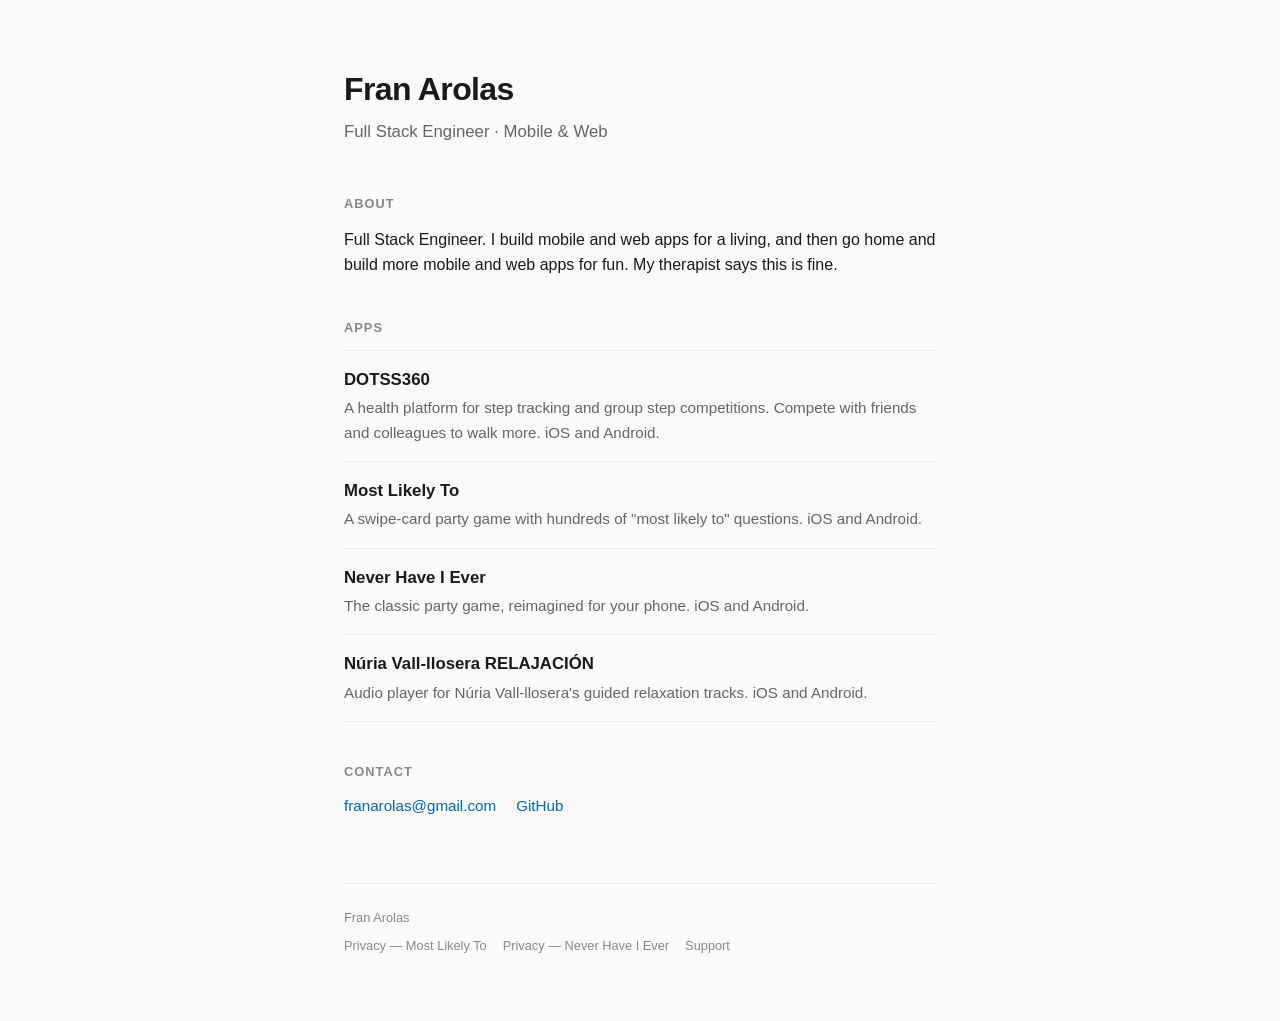
<file: index.html>
<!DOCTYPE html>
<html lang="en">
<head>
  <meta charset="UTF-8">
  <meta name="viewport" content="width=device-width, initial-scale=1.0">
  <title>Fran Arolas</title>
  <meta name="description" content="Developer and indie mobile app maker. Creator of Most Likely To and Never Have I Ever party games.">
  <style>
    * { margin: 0; padding: 0; box-sizing: border-box; }
    html { -webkit-font-smoothing: antialiased; -moz-osx-font-smoothing: grayscale; }
    body {
      font-family: -apple-system, BlinkMacSystemFont, 'Segoe UI', Helvetica, Arial, sans-serif;
      background: #fafafa;
      color: #1a1a1a;
      line-height: 1.6;
      padding: 4rem 1.5rem;
      max-width: 640px;
      margin: 0 auto;
    }
    header { margin-bottom: 3rem; }
    h1 {
      font-size: 2rem;
      font-weight: 700;
      letter-spacing: -0.02em;
      margin-bottom: 0.25rem;
    }
    .tagline {
      color: #666;
      font-size: 1.05rem;
    }
    section {
      margin-bottom: 2.5rem;
    }
    h2 {
      font-size: 0.8rem;
      font-weight: 700;
      text-transform: uppercase;
      letter-spacing: 0.08em;
      color: #888;
      margin-bottom: 0.75rem;
    }
    p { margin-bottom: 1rem; }
    .apps {
      list-style: none;
    }
    .app {
      padding: 1rem 0;
      border-top: 1px solid #eaeaea;
    }
    .app:last-child { border-bottom: 1px solid #eaeaea; }
    .app-name {
      font-weight: 600;
      font-size: 1.05rem;
      margin-bottom: 0.15rem;
    }
    .app-desc {
      color: #666;
      font-size: 0.95rem;
    }
    .links {
      list-style: none;
      display: flex;
      flex-wrap: wrap;
      gap: 1.25rem;
    }
    .links li {
      font-size: 0.95rem;
    }
    a {
      color: #0066cc;
      text-decoration: none;
    }
    a:hover { text-decoration: underline; }
    footer {
      margin-top: 4rem;
      padding-top: 1.5rem;
      border-top: 1px solid #eaeaea;
      font-size: 0.8rem;
      color: #888;
    }
    footer a { color: #888; }
    footer .legal {
      display: flex;
      flex-wrap: wrap;
      gap: 1rem;
      margin-top: 0.5rem;
    }
  </style>
</head>
<body>
  <header>
    <h1>Fran Arolas</h1>
    <p class="tagline">Full Stack Engineer · Mobile &amp; Web</p>
  </header>

  <section>
    <h2>About</h2>
    <p>Full Stack Engineer. I build mobile and web apps for a living, and then go home and build more mobile and web apps for fun. My therapist says this is fine.</p>
  </section>

  <section>
    <h2>Apps</h2>
    <ul class="apps">
      <li class="app">
        <div class="app-name">DOTSS360</div>
        <div class="app-desc">A health platform for step tracking and group step competitions. Compete with friends and colleagues to walk more. iOS and Android.</div>
      </li>
      <li class="app">
        <div class="app-name">Most Likely To</div>
        <div class="app-desc">A swipe-card party game with hundreds of "most likely to" questions. iOS and Android.</div>
      </li>
      <li class="app">
        <div class="app-name">Never Have I Ever</div>
        <div class="app-desc">The classic party game, reimagined for your phone. iOS and Android.</div>
      </li>
      <li class="app">
        <div class="app-name">Núria Vall-llosera RELAJACIÓN</div>
        <div class="app-desc">Audio player for Núria Vall-llosera's guided relaxation tracks. iOS and Android.</div>
      </li>
    </ul>
  </section>

  <section>
    <h2>Contact</h2>
    <ul class="links">
      <li><a href="mailto:franarolas@gmail.com">franarolas@gmail.com</a></li>
      <li><a href="https://github.com/franarolas">GitHub</a></li>
    </ul>
  </section>

  <footer>
    Fran Arolas
    <div class="legal">
      <a href="privacy-policy/most-likely-to.html">Privacy — Most Likely To</a>
      <a href="privacy-policy/never-have-i-ever.html">Privacy — Never Have I Ever</a>
      <a href="support.html">Support</a>
    </div>
  </footer>
</body>
</html>
</file>
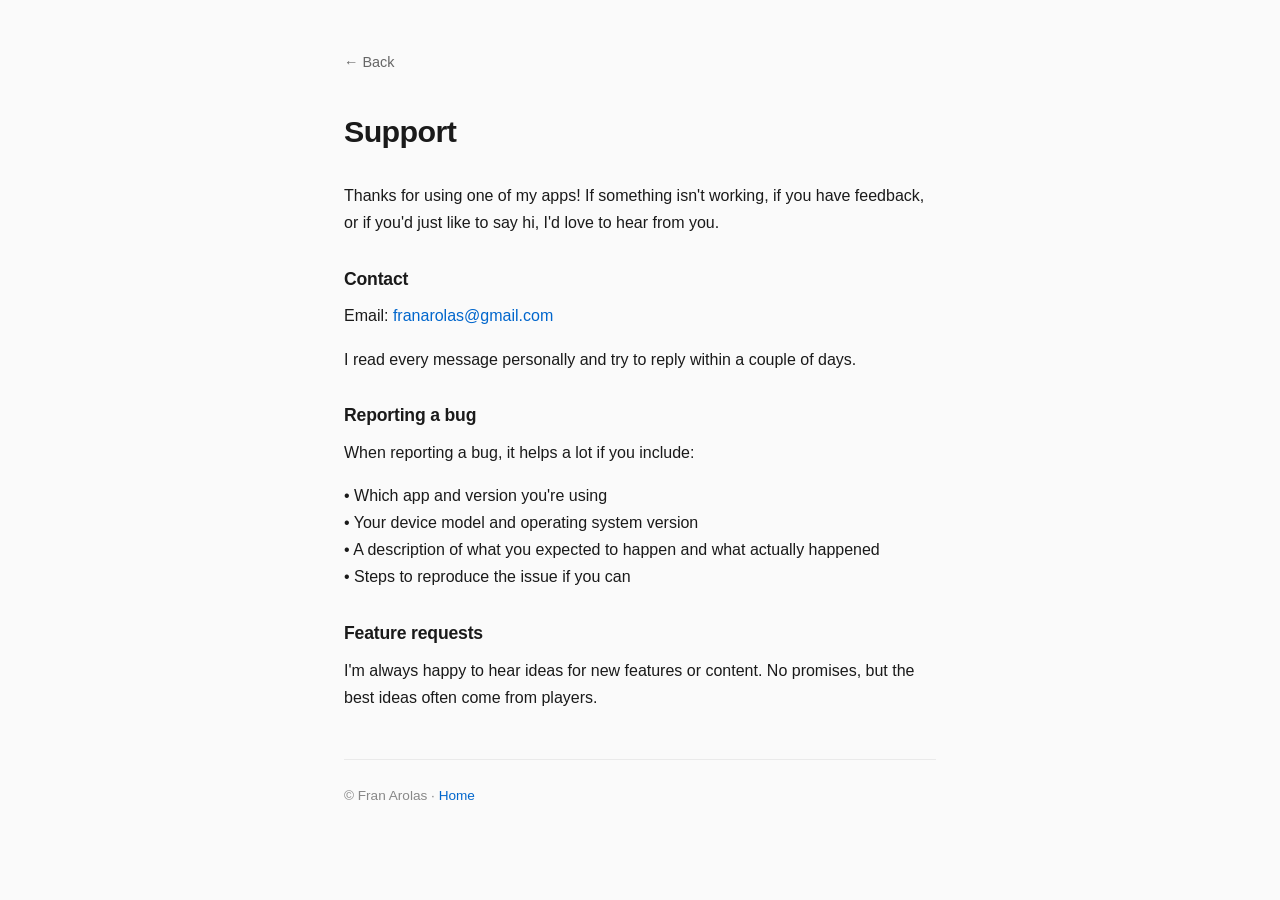
<file: support.html>
<!DOCTYPE html>
<html lang="en">
<head>
  <meta charset="UTF-8">
  <meta name="viewport" content="width=device-width, initial-scale=1.0">
  <title>Support — Fran Arolas</title>
  <meta name="description" content="Support and contact for Fran Arolas apps.">
  <style>
    * { margin: 0; padding: 0; box-sizing: border-box; }
    html { -webkit-font-smoothing: antialiased; -moz-osx-font-smoothing: grayscale; }
    body {
      font-family: -apple-system, BlinkMacSystemFont, 'Segoe UI', Helvetica, Arial, sans-serif;
      background: #fafafa;
      color: #1a1a1a;
      line-height: 1.7;
      padding: 3rem 1.5rem;
      max-width: 640px;
      margin: 0 auto;
    }
    .back {
      display: inline-block;
      margin-bottom: 2rem;
      font-size: 0.9rem;
      color: #666;
      text-decoration: none;
    }
    .back:hover { color: #0066cc; text-decoration: underline; }
    h1 {
      font-size: 1.9rem;
      font-weight: 700;
      letter-spacing: -0.02em;
      margin-bottom: 1.5rem;
    }
    h2 {
      font-size: 1.1rem;
      font-weight: 700;
      margin-top: 1.75rem;
      margin-bottom: 0.5rem;
      letter-spacing: -0.01em;
    }
    p { margin-bottom: 1rem; }
    a { color: #0066cc; text-decoration: none; }
    a:hover { text-decoration: underline; }
    footer {
      margin-top: 3rem;
      padding-top: 1.5rem;
      border-top: 1px solid #eaeaea;
      font-size: 0.85rem;
      color: #888;
    }
  </style>
</head>
<body>
  <a class="back" href="index.html">← Back</a>

  <h1>Support</h1>

  <p>Thanks for using one of my apps! If something isn't working, if you have feedback, or if you'd just like to say hi, I'd love to hear from you.</p>

  <h2>Contact</h2>
  <p>Email: <a href="mailto:franarolas@gmail.com">franarolas@gmail.com</a></p>
  <p>I read every message personally and try to reply within a couple of days.</p>

  <h2>Reporting a bug</h2>
  <p>When reporting a bug, it helps a lot if you include:</p>
  <p>
    • Which app and version you're using<br>
    • Your device model and operating system version<br>
    • A description of what you expected to happen and what actually happened<br>
    • Steps to reproduce the issue if you can
  </p>

  <h2>Feature requests</h2>
  <p>I'm always happy to hear ideas for new features or content. No promises, but the best ideas often come from players.</p>

  <footer>
    © Fran Arolas · <a href="index.html">Home</a>
  </footer>
</body>
</html>
</file>
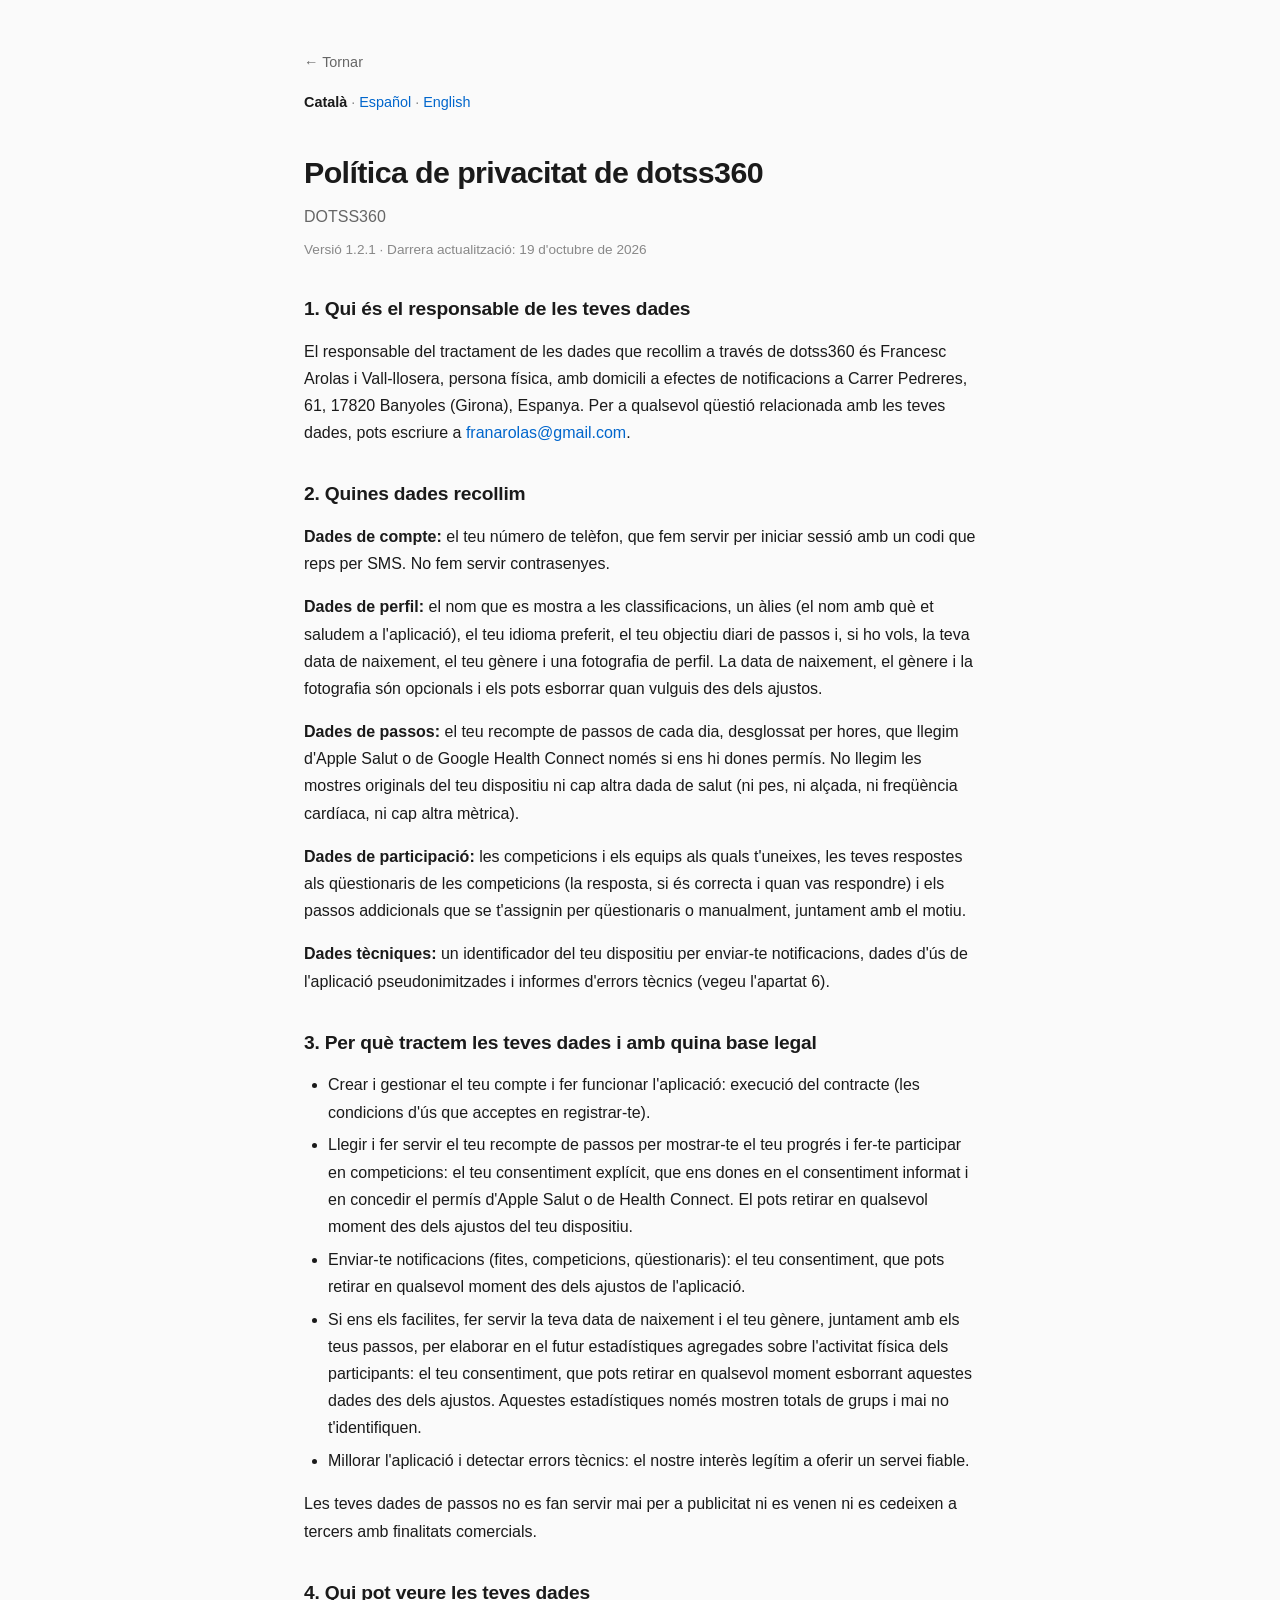
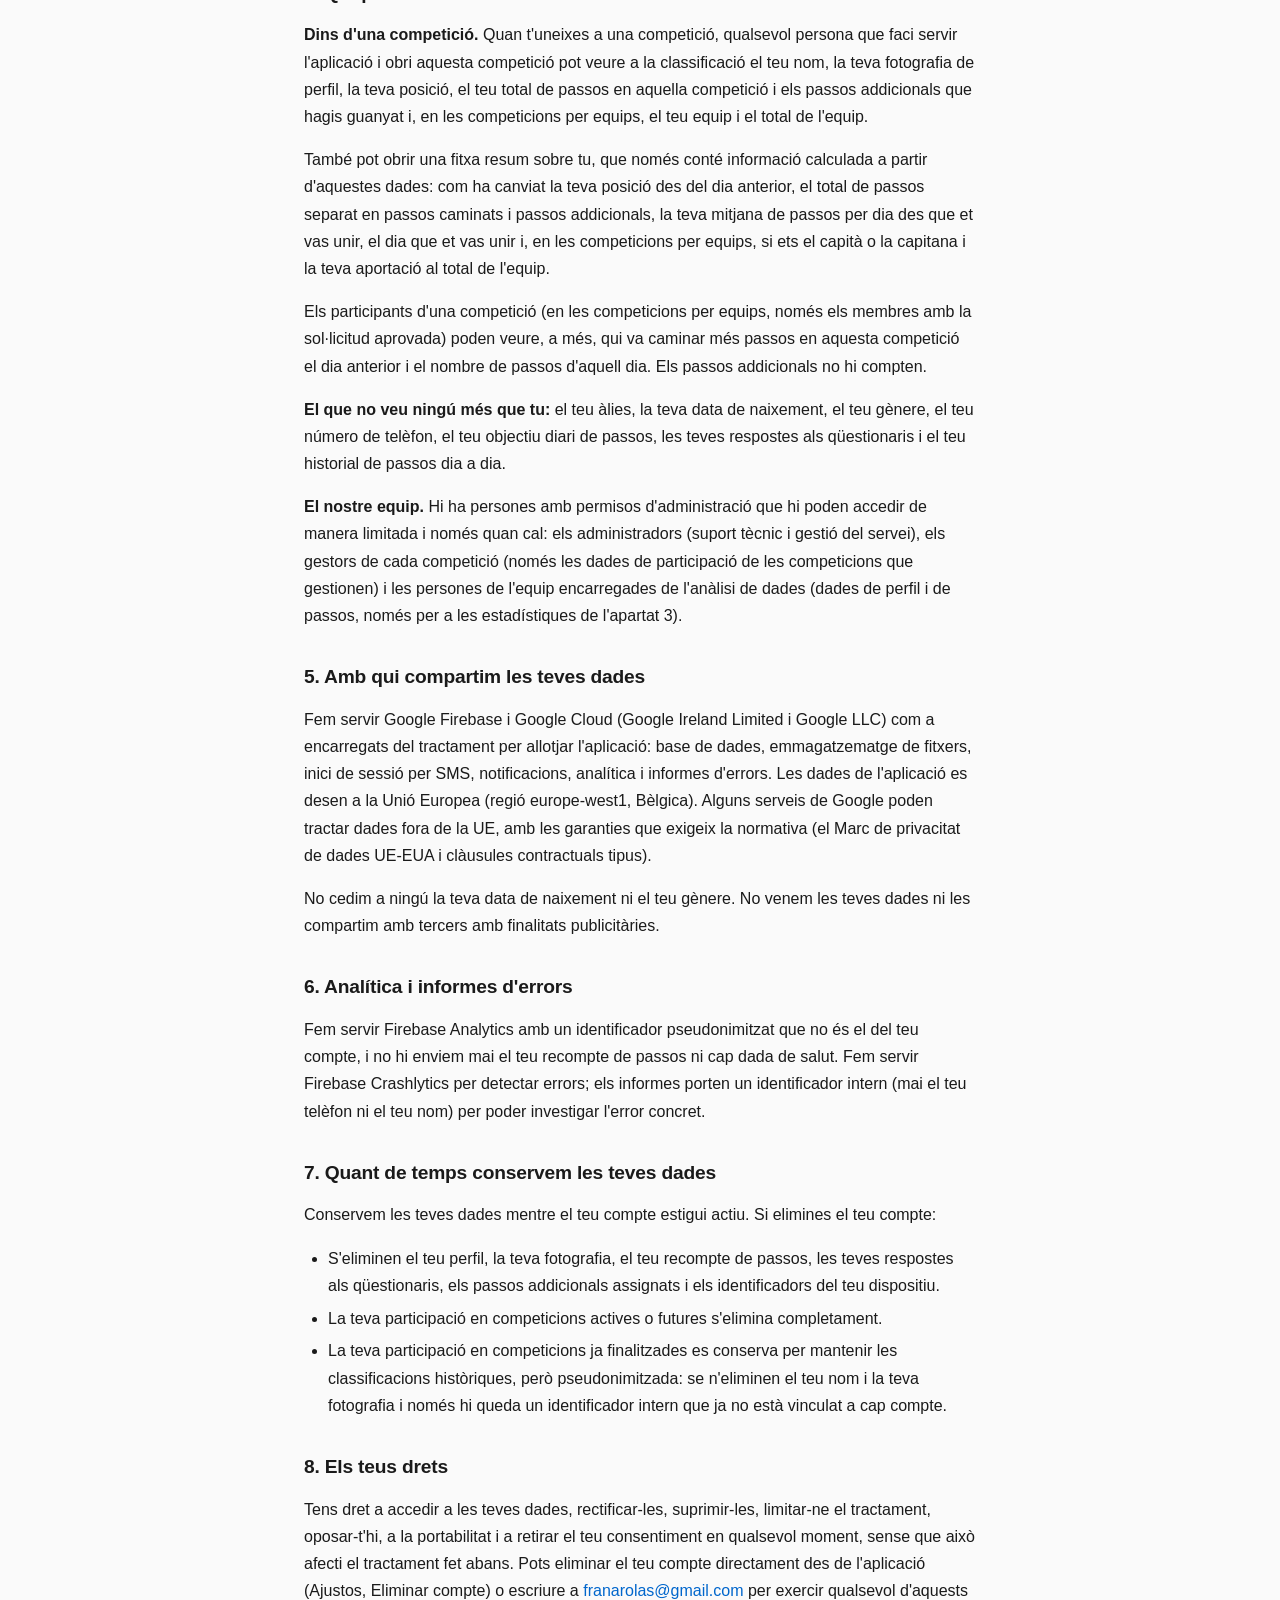
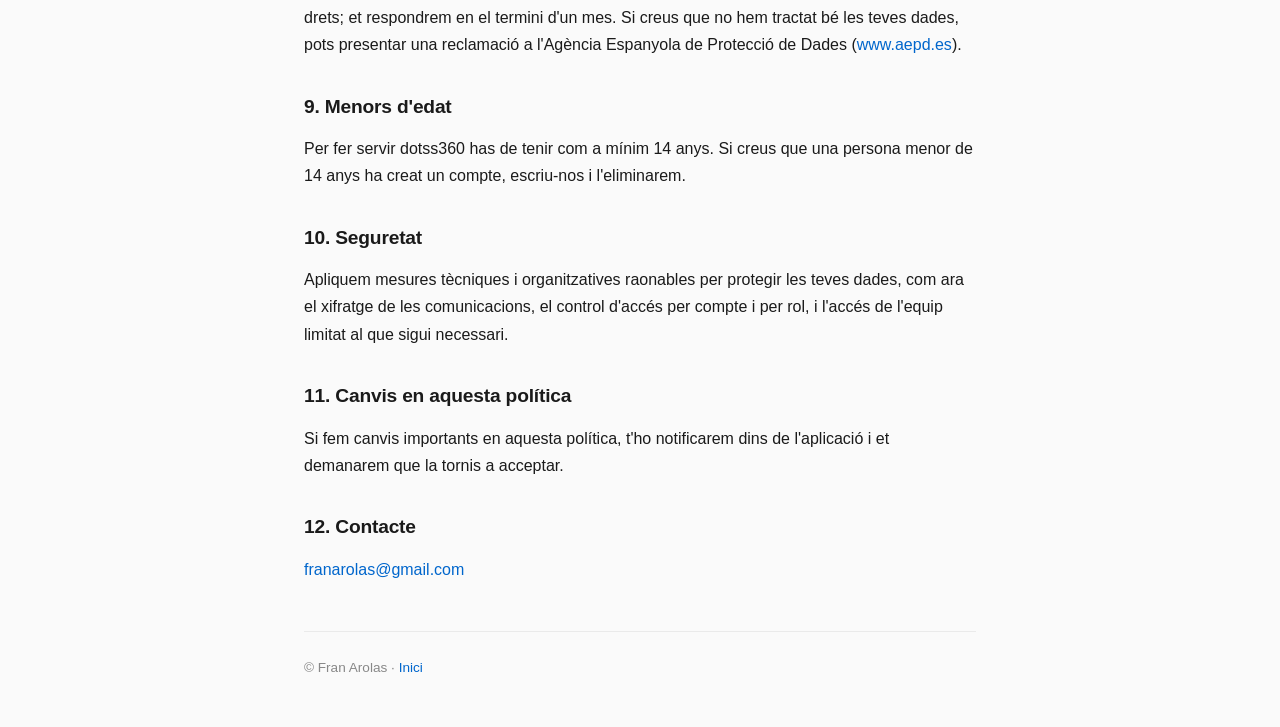
<file: privacy-policy/dotss360-ca.html>
<!DOCTYPE html>
<html lang="ca">
<head>
  <meta charset="UTF-8">
  <meta name="viewport" content="width=device-width, initial-scale=1.0">
  <title>Política de Privacitat — DOTSS360</title>
  <meta name="description" content="Política de privacitat de l'aplicació mòbil DOTSS360.">
  <style>
    * { margin: 0; padding: 0; box-sizing: border-box; }
    html { -webkit-font-smoothing: antialiased; -moz-osx-font-smoothing: grayscale; }
    body {
      font-family: -apple-system, BlinkMacSystemFont, 'Segoe UI', Helvetica, Arial, sans-serif;
      background: #fafafa;
      color: #1a1a1a;
      line-height: 1.7;
      padding: 3rem 1.5rem;
      max-width: 720px;
      margin: 0 auto;
    }
    .back { display: inline-block; margin-bottom: 1rem; font-size: 0.9rem; color: #666; text-decoration: none; }
    .back:hover { color: #0066cc; text-decoration: underline; }
    .langs { font-size: 0.9rem; margin-bottom: 2rem; color: #888; }
    .langs a { color: #0066cc; text-decoration: none; }
    .langs a:hover { text-decoration: underline; }
    .langs strong { color: #1a1a1a; }
    h1 { font-size: 1.9rem; font-weight: 700; letter-spacing: -0.02em; margin-bottom: 0.25rem; }
    .subtitle { color: #666; margin-bottom: 0.5rem; }
    .updated { font-size: 0.85rem; color: #888; margin-bottom: 2rem; }
    h2 { font-size: 1.2rem; font-weight: 700; margin-top: 2rem; margin-bottom: 0.75rem; letter-spacing: -0.01em; }
    p { margin-bottom: 1rem; }
    ul { margin: 0.5rem 0 1rem 1.5rem; }
    li { margin-bottom: 0.35rem; }
    a { color: #0066cc; text-decoration: none; }
    a:hover { text-decoration: underline; }
    footer { margin-top: 3rem; padding-top: 1.5rem; border-top: 1px solid #eaeaea; font-size: 0.85rem; color: #888; }
  </style>
</head>
<body>
  <a class="back" href="../index.html">← Tornar</a>
  <p class="langs"><strong>Català</strong> · <a href="dotss360-es.html">Español</a> · <a href="dotss360-en.html">English</a></p>

  <h1>Política de privacitat de dotss360</h1>
  <p class="subtitle">DOTSS360</p>
  <p class="updated">Versió 1.2.1 · Darrera actualització: 19 d'octubre de 2026</p>

  <h2>1. Qui és el responsable de les teves dades</h2>
  <p>El responsable del tractament de les dades que recollim a través de dotss360 és Francesc Arolas i Vall-llosera, persona física, amb domicili a efectes de notificacions a Carrer Pedreres, 61, 17820 Banyoles (Girona), Espanya. Per a qualsevol qüestió relacionada amb les teves dades, pots escriure a <a href="mailto:franarolas@gmail.com">franarolas@gmail.com</a>.</p>

  <h2>2. Quines dades recollim</h2>
  <p><strong>Dades de compte:</strong> el teu número de telèfon, que fem servir per iniciar sessió amb un codi que reps per SMS. No fem servir contrasenyes.</p>
  <p><strong>Dades de perfil:</strong> el nom que es mostra a les classificacions, un àlies (el nom amb què et saludem a l'aplicació), el teu idioma preferit, el teu objectiu diari de passos i, si ho vols, la teva data de naixement, el teu gènere i una fotografia de perfil. La data de naixement, el gènere i la fotografia són opcionals i els pots esborrar quan vulguis des dels ajustos.</p>
  <p><strong>Dades de passos:</strong> el teu recompte de passos de cada dia, desglossat per hores, que llegim d'Apple Salut o de Google Health Connect només si ens hi dones permís. No llegim les mostres originals del teu dispositiu ni cap altra dada de salut (ni pes, ni alçada, ni freqüència cardíaca, ni cap altra mètrica).</p>
  <p><strong>Dades de participació:</strong> les competicions i els equips als quals t'uneixes, les teves respostes als qüestionaris de les competicions (la resposta, si és correcta i quan vas respondre) i els passos addicionals que se t'assignin per qüestionaris o manualment, juntament amb el motiu.</p>
  <p><strong>Dades tècniques:</strong> un identificador del teu dispositiu per enviar-te notificacions, dades d'ús de l'aplicació pseudonimitzades i informes d'errors tècnics (vegeu l'apartat 6).</p>

  <h2>3. Per què tractem les teves dades i amb quina base legal</h2>
  <ul>
  <li>Crear i gestionar el teu compte i fer funcionar l'aplicació: execució del contracte (les condicions d'ús que acceptes en registrar-te).</li>
  <li>Llegir i fer servir el teu recompte de passos per mostrar-te el teu progrés i fer-te participar en competicions: el teu consentiment explícit, que ens dones en el consentiment informat i en concedir el permís d'Apple Salut o de Health Connect. El pots retirar en qualsevol moment des dels ajustos del teu dispositiu.</li>
  <li>Enviar-te notificacions (fites, competicions, qüestionaris): el teu consentiment, que pots retirar en qualsevol moment des dels ajustos de l'aplicació.</li>
  <li>Si ens els facilites, fer servir la teva data de naixement i el teu gènere, juntament amb els teus passos, per elaborar en el futur estadístiques agregades sobre l'activitat física dels participants: el teu consentiment, que pots retirar en qualsevol moment esborrant aquestes dades des dels ajustos. Aquestes estadístiques només mostren totals de grups i mai no t'identifiquen.</li>
  <li>Millorar l'aplicació i detectar errors tècnics: el nostre interès legítim a oferir un servei fiable.</li>
  </ul>
  <p>Les teves dades de passos no es fan servir mai per a publicitat ni es venen ni es cedeixen a tercers amb finalitats comercials.</p>

  <h2>4. Qui pot veure les teves dades</h2>
  <p><strong>Dins d'una competició.</strong> Quan t'uneixes a una competició, qualsevol persona que faci servir l'aplicació i obri aquesta competició pot veure a la classificació el teu nom, la teva fotografia de perfil, la teva posició, el teu total de passos en aquella competició i els passos addicionals que hagis guanyat i, en les competicions per equips, el teu equip i el total de l'equip.</p>
  <p>També pot obrir una fitxa resum sobre tu, que només conté informació calculada a partir d'aquestes dades: com ha canviat la teva posició des del dia anterior, el total de passos separat en passos caminats i passos addicionals, la teva mitjana de passos per dia des que et vas unir, el dia que et vas unir i, en les competicions per equips, si ets el capità o la capitana i la teva aportació al total de l'equip.</p>
  <p>Els participants d'una competició (en les competicions per equips, només els membres amb la sol·licitud aprovada) poden veure, a més, qui va caminar més passos en aquesta competició el dia anterior i el nombre de passos d'aquell dia. Els passos addicionals no hi compten.</p>
  <p><strong>El que no veu ningú més que tu:</strong> el teu àlies, la teva data de naixement, el teu gènere, el teu número de telèfon, el teu objectiu diari de passos, les teves respostes als qüestionaris i el teu historial de passos dia a dia.</p>
  <p><strong>El nostre equip.</strong> Hi ha persones amb permisos d'administració que hi poden accedir de manera limitada i només quan cal: els administradors (suport tècnic i gestió del servei), els gestors de cada competició (només les dades de participació de les competicions que gestionen) i les persones de l'equip encarregades de l'anàlisi de dades (dades de perfil i de passos, només per a les estadístiques de l'apartat 3).</p>

  <h2>5. Amb qui compartim les teves dades</h2>
  <p>Fem servir Google Firebase i Google Cloud (Google Ireland Limited i Google LLC) com a encarregats del tractament per allotjar l'aplicació: base de dades, emmagatzematge de fitxers, inici de sessió per SMS, notificacions, analítica i informes d'errors. Les dades de l'aplicació es desen a la Unió Europea (regió europe-west1, Bèlgica). Alguns serveis de Google poden tractar dades fora de la UE, amb les garanties que exigeix la normativa (el Marc de privacitat de dades UE-EUA i clàusules contractuals tipus).</p>
  <p>No cedim a ningú la teva data de naixement ni el teu gènere. No venem les teves dades ni les compartim amb tercers amb finalitats publicitàries.</p>

  <h2>6. Analítica i informes d'errors</h2>
  <p>Fem servir Firebase Analytics amb un identificador pseudonimitzat que no és el del teu compte, i no hi enviem mai el teu recompte de passos ni cap dada de salut. Fem servir Firebase Crashlytics per detectar errors; els informes porten un identificador intern (mai el teu telèfon ni el teu nom) per poder investigar l'error concret.</p>

  <h2>7. Quant de temps conservem les teves dades</h2>
  <p>Conservem les teves dades mentre el teu compte estigui actiu. Si elimines el teu compte:</p>
  <ul>
  <li>S'eliminen el teu perfil, la teva fotografia, el teu recompte de passos, les teves respostes als qüestionaris, els passos addicionals assignats i els identificadors del teu dispositiu.</li>
  <li>La teva participació en competicions actives o futures s'elimina completament.</li>
  <li>La teva participació en competicions ja finalitzades es conserva per mantenir les classificacions històriques, però pseudonimitzada: se n'eliminen el teu nom i la teva fotografia i només hi queda un identificador intern que ja no està vinculat a cap compte.</li>
  </ul>

  <h2>8. Els teus drets</h2>
  <p>Tens dret a accedir a les teves dades, rectificar-les, suprimir-les, limitar-ne el tractament, oposar-t'hi, a la portabilitat i a retirar el teu consentiment en qualsevol moment, sense que això afecti el tractament fet abans. Pots eliminar el teu compte directament des de l'aplicació (Ajustos, Eliminar compte) o escriure a <a href="mailto:franarolas@gmail.com">franarolas@gmail.com</a> per exercir qualsevol d'aquests drets; et respondrem en el termini d'un mes. Si creus que no hem tractat bé les teves dades, pots presentar una reclamació a l'Agència Espanyola de Protecció de Dades (<a href="https://www.aepd.es">www.aepd.es</a>).</p>

  <h2>9. Menors d'edat</h2>
  <p>Per fer servir dotss360 has de tenir com a mínim 14 anys. Si creus que una persona menor de 14 anys ha creat un compte, escriu-nos i l'eliminarem.</p>

  <h2>10. Seguretat</h2>
  <p>Apliquem mesures tècniques i organitzatives raonables per protegir les teves dades, com ara el xifratge de les comunicacions, el control d'accés per compte i per rol, i l'accés de l'equip limitat al que sigui necessari.</p>

  <h2>11. Canvis en aquesta política</h2>
  <p>Si fem canvis importants en aquesta política, t'ho notificarem dins de l'aplicació i et demanarem que la tornis a acceptar.</p>

  <h2>12. Contacte</h2>
  <p><a href="mailto:franarolas@gmail.com">franarolas@gmail.com</a></p>

  <footer>
    © Fran Arolas · <a href="../index.html">Inici</a>
  </footer>
</body>
</html>
</file>
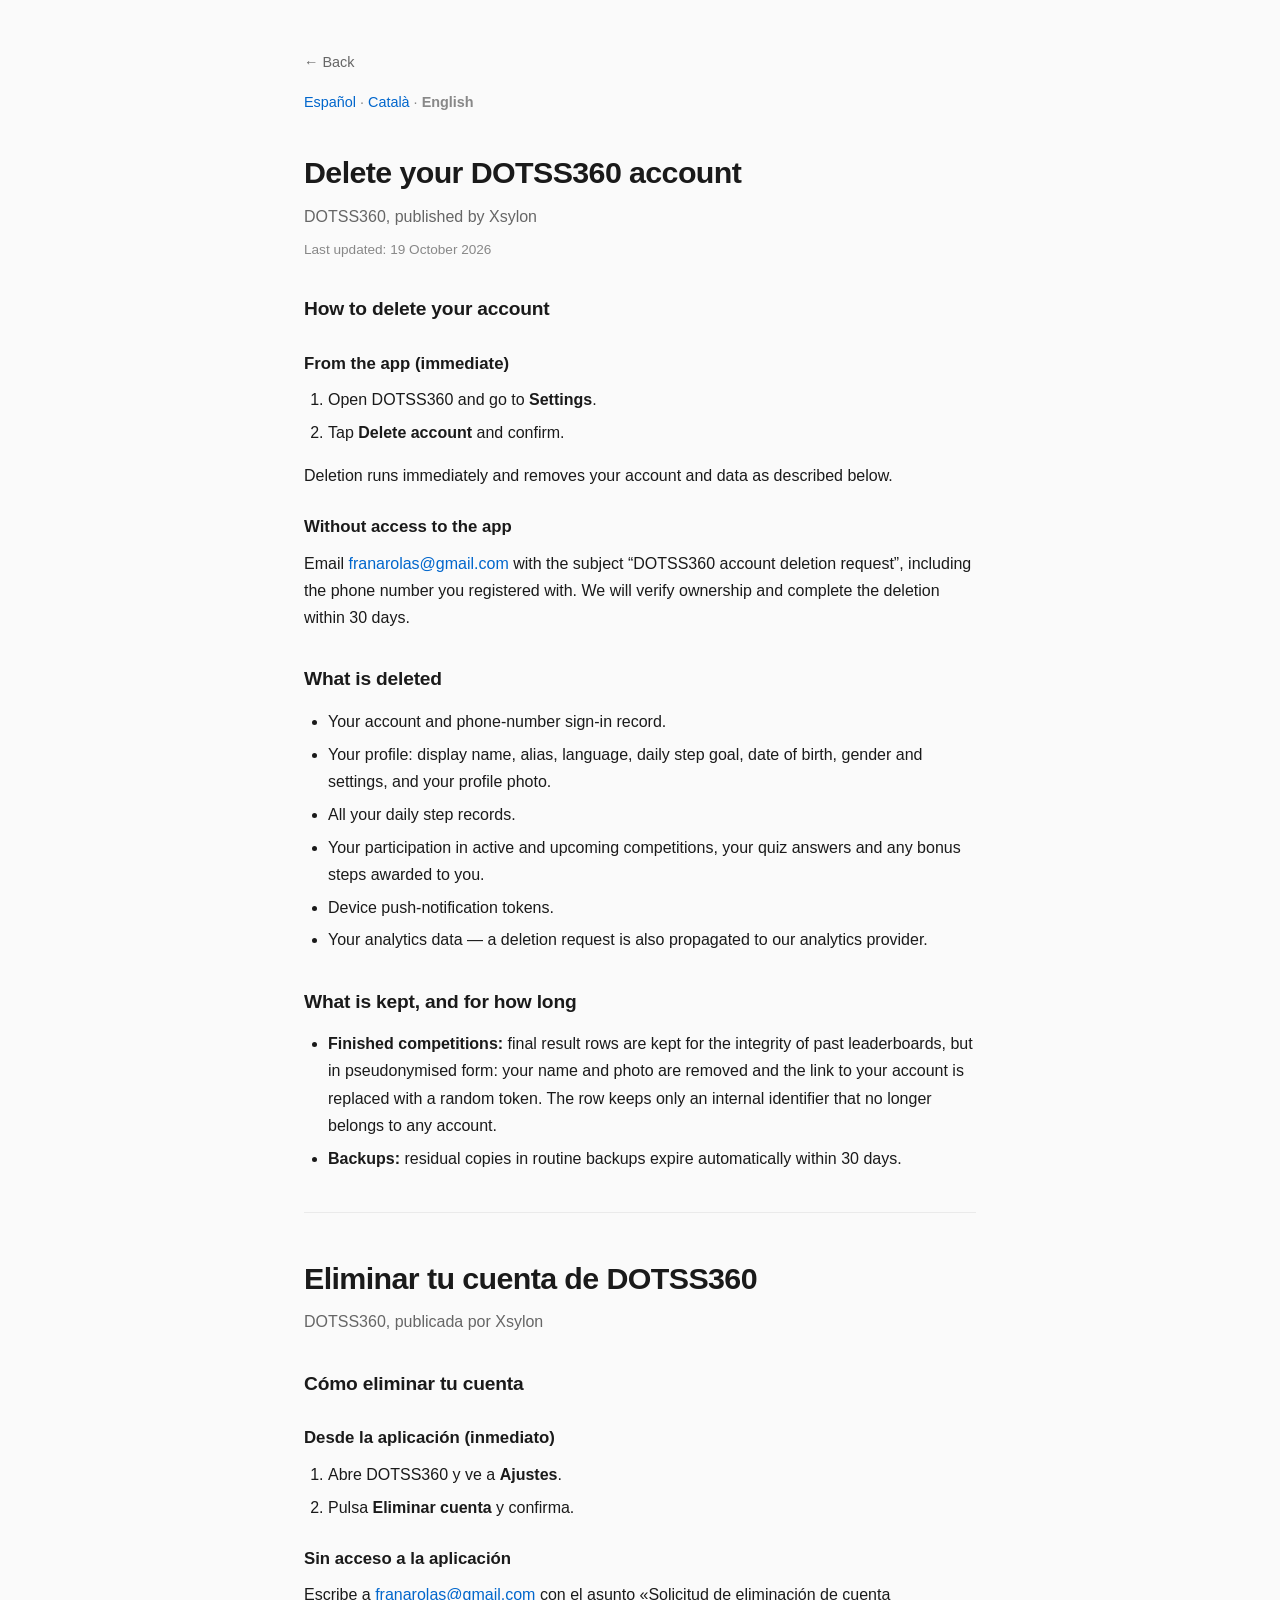
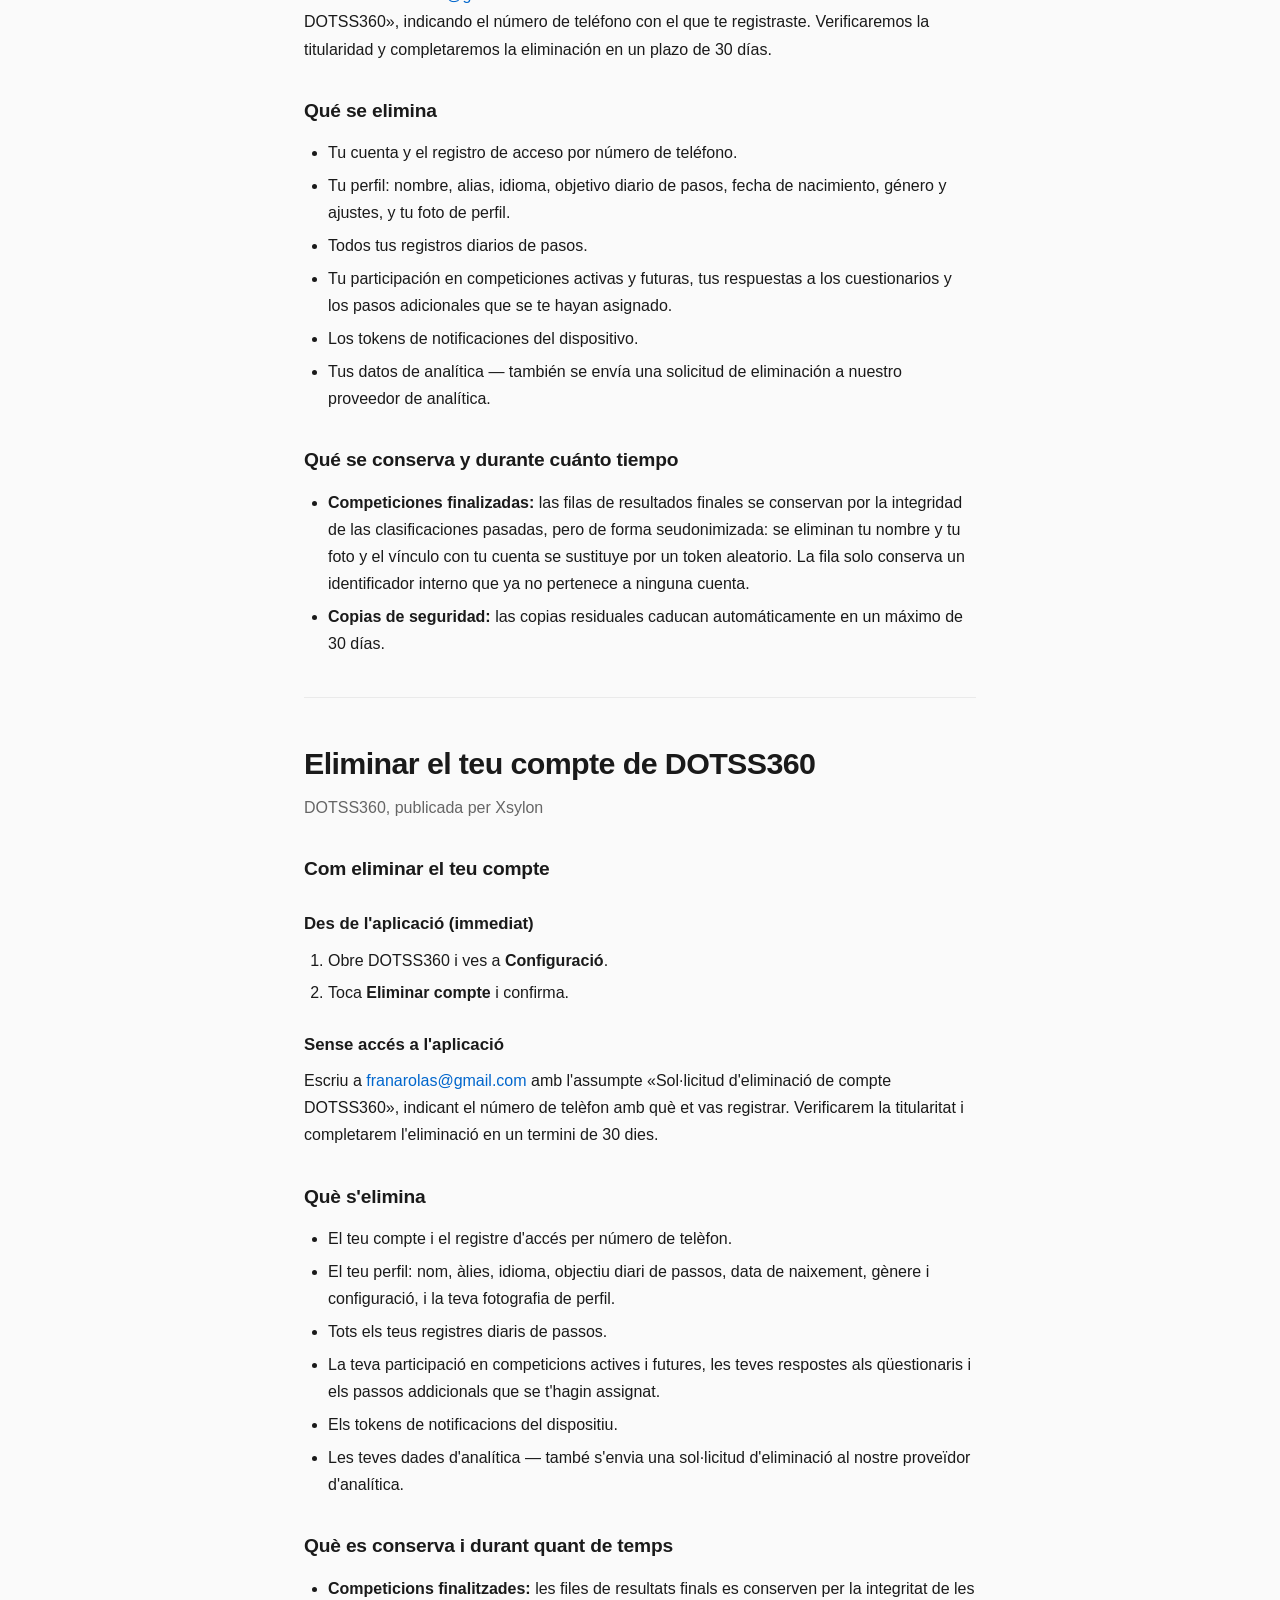
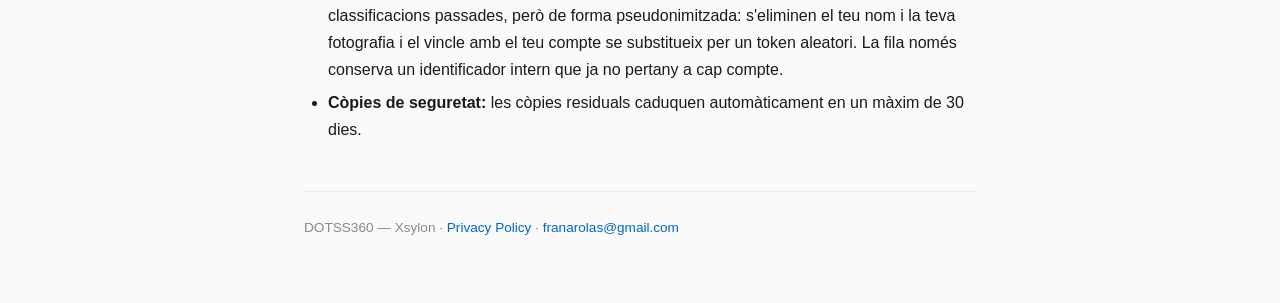
<file: privacy-policy/dotss360-delete-account.html>
<!DOCTYPE html>
<html lang="en">
<head>
  <meta charset="UTF-8">
  <meta name="viewport" content="width=device-width, initial-scale=1.0">
  <title>Delete your account — DOTSS360</title>
  <meta name="description" content="How to delete your DOTSS360 account and associated data.">
  <style>
    * { margin: 0; padding: 0; box-sizing: border-box; }
    html { -webkit-font-smoothing: antialiased; -moz-osx-font-smoothing: grayscale; }
    body {
      font-family: -apple-system, BlinkMacSystemFont, 'Segoe UI', Helvetica, Arial, sans-serif;
      background: #fafafa;
      color: #1a1a1a;
      line-height: 1.7;
      padding: 3rem 1.5rem;
      max-width: 720px;
      margin: 0 auto;
    }
    .back { display: inline-block; margin-bottom: 1rem; font-size: 0.9rem; color: #666; text-decoration: none; }
    .back:hover { color: #0066cc; text-decoration: underline; }
    .langs { font-size: 0.9rem; margin-bottom: 2rem; color: #888; }
    .langs a { color: #0066cc; text-decoration: none; }
    .langs a:hover { text-decoration: underline; }
    h1 { font-size: 1.9rem; font-weight: 700; letter-spacing: -0.02em; margin-bottom: 0.25rem; }
    .subtitle { color: #666; margin-bottom: 0.5rem; }
    .updated { font-size: 0.85rem; color: #888; margin-bottom: 2rem; }
    h2 { font-size: 1.2rem; font-weight: 700; margin-top: 2rem; margin-bottom: 0.75rem; letter-spacing: -0.01em; }
    h3 { font-size: 1.05rem; font-weight: 700; margin-top: 1.5rem; margin-bottom: 0.5rem; }
    p { margin-bottom: 1rem; }
    ul, ol { margin: 0.5rem 0 1rem 1.5rem; }
    li { margin-bottom: 0.35rem; }
    a { color: #0066cc; text-decoration: none; }
    a:hover { text-decoration: underline; }
    hr { border: none; border-top: 1px solid #eaeaea; margin: 2.5rem 0; }
    footer { margin-top: 3rem; padding-top: 1.5rem; border-top: 1px solid #eaeaea; font-size: 0.85rem; color: #888; }
  </style>
</head>
<body>
  <a class="back" href="../index.html">← Back</a>
  <p class="langs"><a href="#es">Español</a> · <a href="#ca">Català</a> · <strong>English</strong></p>

  <h1>Delete your DOTSS360 account</h1>
  <p class="subtitle">DOTSS360, published by Xsylon</p>
  <p class="updated">Last updated: 19 October 2026</p>

  <h2>How to delete your account</h2>
  <h3>From the app (immediate)</h3>
  <ol>
    <li>Open DOTSS360 and go to <strong>Settings</strong>.</li>
    <li>Tap <strong>Delete account</strong> and confirm.</li>
  </ol>
  <p>Deletion runs immediately and removes your account and data as described below.</p>

  <h3>Without access to the app</h3>
  <p>Email <a href="mailto:franarolas@gmail.com?subject=DOTSS360%20account%20deletion%20request">franarolas@gmail.com</a> with the subject “DOTSS360 account deletion request”, including the phone number you registered with. We will verify ownership and complete the deletion within 30 days.</p>

  <h2>What is deleted</h2>
  <ul>
    <li>Your account and phone-number sign-in record.</li>
    <li>Your profile: display name, alias, language, daily step goal, date of birth, gender and settings, and your profile photo.</li>
    <li>All your daily step records.</li>
    <li>Your participation in active and upcoming competitions, your quiz answers and any bonus steps awarded to you.</li>
    <li>Device push-notification tokens.</li>
    <li>Your analytics data — a deletion request is also propagated to our analytics provider.</li>
  </ul>

  <h2>What is kept, and for how long</h2>
  <ul>
    <li><strong>Finished competitions:</strong> final result rows are kept for the integrity of past leaderboards, but in pseudonymised form: your name and photo are removed and the link to your account is replaced with a random token. The row keeps only an internal identifier that no longer belongs to any account.</li>
    <li><strong>Backups:</strong> residual copies in routine backups expire automatically within 30 days.</li>
  </ul>

  <hr>

  <h1 id="es">Eliminar tu cuenta de DOTSS360</h1>
  <p class="subtitle">DOTSS360, publicada por Xsylon</p>

  <h2>Cómo eliminar tu cuenta</h2>
  <h3>Desde la aplicación (inmediato)</h3>
  <ol>
    <li>Abre DOTSS360 y ve a <strong>Ajustes</strong>.</li>
    <li>Pulsa <strong>Eliminar cuenta</strong> y confirma.</li>
  </ol>
  <h3>Sin acceso a la aplicación</h3>
  <p>Escribe a <a href="mailto:franarolas@gmail.com?subject=Solicitud%20de%20eliminaci%C3%B3n%20de%20cuenta%20DOTSS360">franarolas@gmail.com</a> con el asunto «Solicitud de eliminación de cuenta DOTSS360», indicando el número de teléfono con el que te registraste. Verificaremos la titularidad y completaremos la eliminación en un plazo de 30 días.</p>

  <h2>Qué se elimina</h2>
  <ul>
    <li>Tu cuenta y el registro de acceso por número de teléfono.</li>
    <li>Tu perfil: nombre, alias, idioma, objetivo diario de pasos, fecha de nacimiento, género y ajustes, y tu foto de perfil.</li>
    <li>Todos tus registros diarios de pasos.</li>
    <li>Tu participación en competiciones activas y futuras, tus respuestas a los cuestionarios y los pasos adicionales que se te hayan asignado.</li>
    <li>Los tokens de notificaciones del dispositivo.</li>
    <li>Tus datos de analítica — también se envía una solicitud de eliminación a nuestro proveedor de analítica.</li>
  </ul>

  <h2>Qué se conserva y durante cuánto tiempo</h2>
  <ul>
    <li><strong>Competiciones finalizadas:</strong> las filas de resultados finales se conservan por la integridad de las clasificaciones pasadas, pero de forma seudonimizada: se eliminan tu nombre y tu foto y el vínculo con tu cuenta se sustituye por un token aleatorio. La fila solo conserva un identificador interno que ya no pertenece a ninguna cuenta.</li>
    <li><strong>Copias de seguridad:</strong> las copias residuales caducan automáticamente en un máximo de 30 días.</li>
  </ul>

  <hr>

  <h1 id="ca">Eliminar el teu compte de DOTSS360</h1>
  <p class="subtitle">DOTSS360, publicada per Xsylon</p>

  <h2>Com eliminar el teu compte</h2>
  <h3>Des de l'aplicació (immediat)</h3>
  <ol>
    <li>Obre DOTSS360 i ves a <strong>Configuració</strong>.</li>
    <li>Toca <strong>Eliminar compte</strong> i confirma.</li>
  </ol>
  <h3>Sense accés a l'aplicació</h3>
  <p>Escriu a <a href="mailto:franarolas@gmail.com?subject=Sol%C2%B7licitud%20d%27eliminaci%C3%B3%20de%20compte%20DOTSS360">franarolas@gmail.com</a> amb l'assumpte «Sol·licitud d'eliminació de compte DOTSS360», indicant el número de telèfon amb què et vas registrar. Verificarem la titularitat i completarem l'eliminació en un termini de 30 dies.</p>

  <h2>Què s'elimina</h2>
  <ul>
    <li>El teu compte i el registre d'accés per número de telèfon.</li>
    <li>El teu perfil: nom, àlies, idioma, objectiu diari de passos, data de naixement, gènere i configuració, i la teva fotografia de perfil.</li>
    <li>Tots els teus registres diaris de passos.</li>
    <li>La teva participació en competicions actives i futures, les teves respostes als qüestionaris i els passos addicionals que se t'hagin assignat.</li>
    <li>Els tokens de notificacions del dispositiu.</li>
    <li>Les teves dades d'analítica — també s'envia una sol·licitud d'eliminació al nostre proveïdor d'analítica.</li>
  </ul>

  <h2>Què es conserva i durant quant de temps</h2>
  <ul>
    <li><strong>Competicions finalitzades:</strong> les files de resultats finals es conserven per la integritat de les classificacions passades, però de forma pseudonimitzada: s'eliminen el teu nom i la teva fotografia i el vincle amb el teu compte se substitueix per un token aleatori. La fila només conserva un identificador intern que ja no pertany a cap compte.</li>
    <li><strong>Còpies de seguretat:</strong> les còpies residuals caduquen automàticament en un màxim de 30 dies.</li>
  </ul>

  <footer>
    <p>DOTSS360 — Xsylon · <a href="dotss360-en.html">Privacy Policy</a> · <a href="mailto:franarolas@gmail.com">franarolas@gmail.com</a></p>
  </footer>
</body>
</html>
</file>
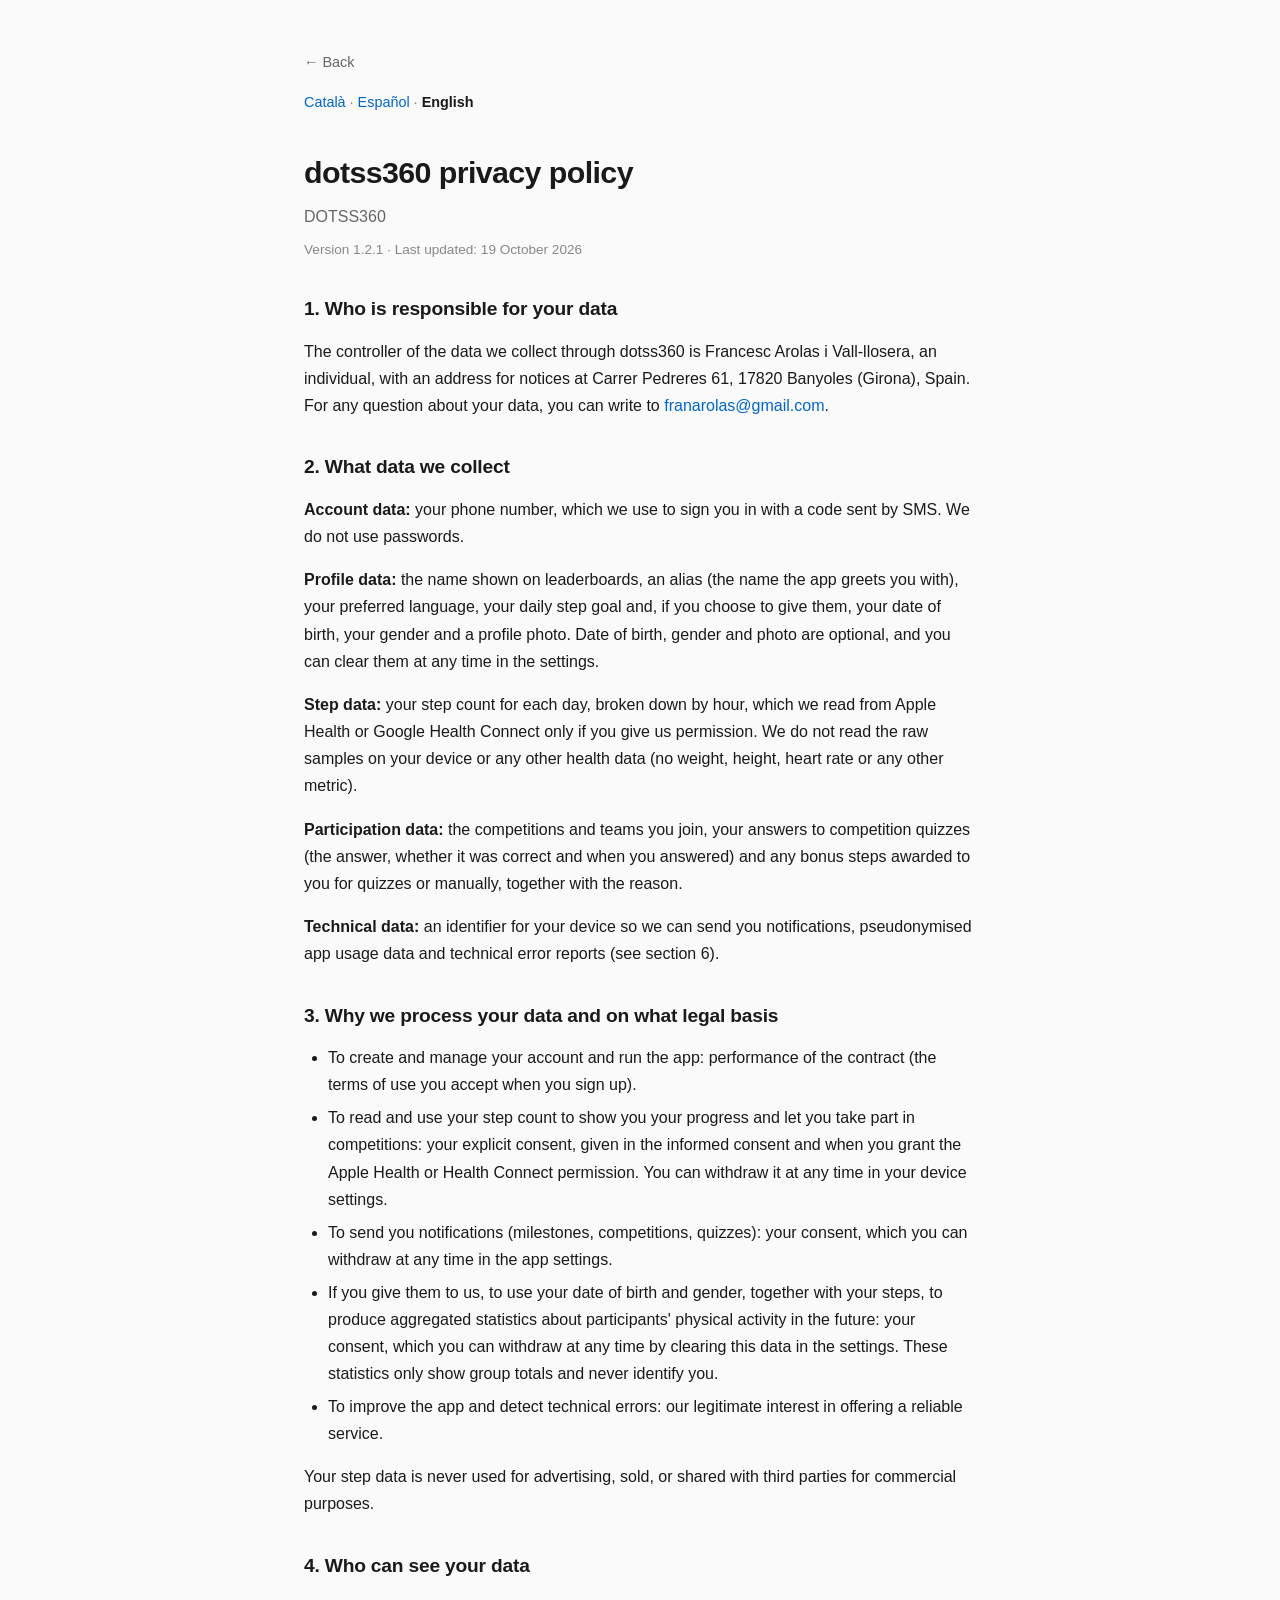
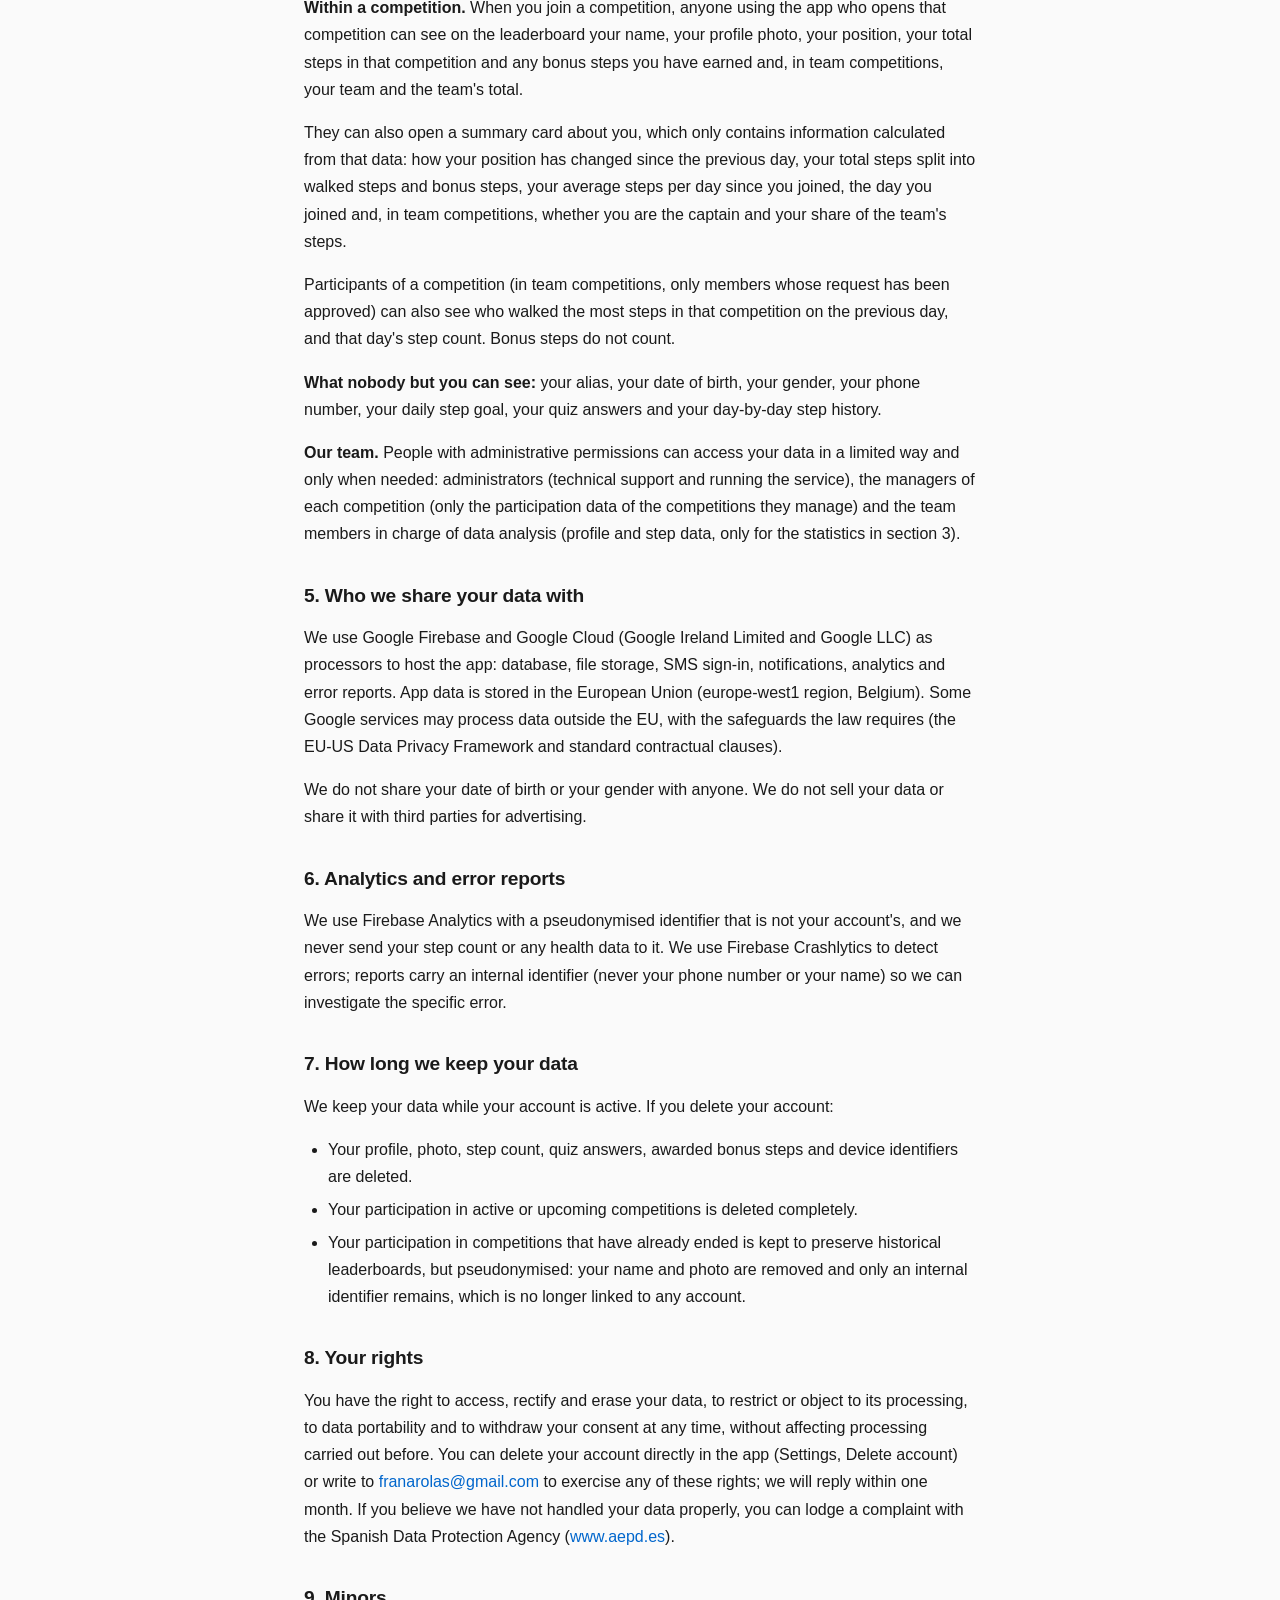
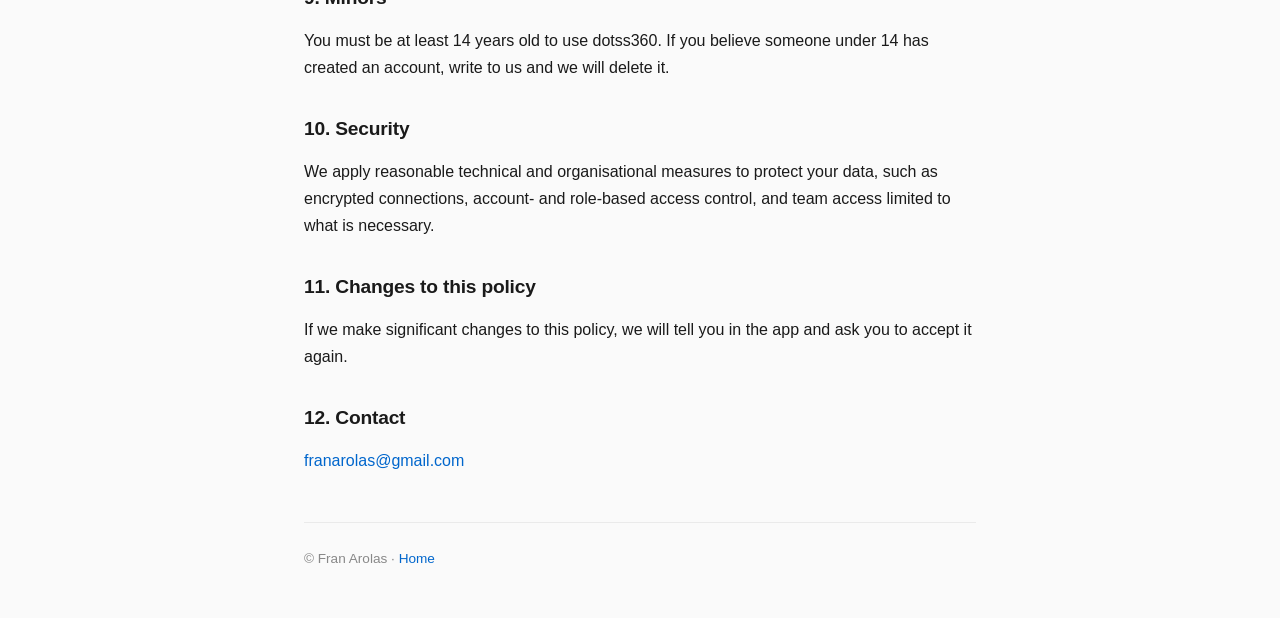
<file: privacy-policy/dotss360-en.html>
<!DOCTYPE html>
<html lang="en">
<head>
  <meta charset="UTF-8">
  <meta name="viewport" content="width=device-width, initial-scale=1.0">
  <title>Privacy Policy — DOTSS360</title>
  <meta name="description" content="Privacy policy for the DOTSS360 mobile app.">
  <style>
    * { margin: 0; padding: 0; box-sizing: border-box; }
    html { -webkit-font-smoothing: antialiased; -moz-osx-font-smoothing: grayscale; }
    body {
      font-family: -apple-system, BlinkMacSystemFont, 'Segoe UI', Helvetica, Arial, sans-serif;
      background: #fafafa;
      color: #1a1a1a;
      line-height: 1.7;
      padding: 3rem 1.5rem;
      max-width: 720px;
      margin: 0 auto;
    }
    .back { display: inline-block; margin-bottom: 1rem; font-size: 0.9rem; color: #666; text-decoration: none; }
    .back:hover { color: #0066cc; text-decoration: underline; }
    .langs { font-size: 0.9rem; margin-bottom: 2rem; color: #888; }
    .langs a { color: #0066cc; text-decoration: none; }
    .langs a:hover { text-decoration: underline; }
    .langs strong { color: #1a1a1a; }
    h1 { font-size: 1.9rem; font-weight: 700; letter-spacing: -0.02em; margin-bottom: 0.25rem; }
    .subtitle { color: #666; margin-bottom: 0.5rem; }
    .updated { font-size: 0.85rem; color: #888; margin-bottom: 2rem; }
    h2 { font-size: 1.2rem; font-weight: 700; margin-top: 2rem; margin-bottom: 0.75rem; letter-spacing: -0.01em; }
    p { margin-bottom: 1rem; }
    ul { margin: 0.5rem 0 1rem 1.5rem; }
    li { margin-bottom: 0.35rem; }
    a { color: #0066cc; text-decoration: none; }
    a:hover { text-decoration: underline; }
    footer { margin-top: 3rem; padding-top: 1.5rem; border-top: 1px solid #eaeaea; font-size: 0.85rem; color: #888; }
  </style>
</head>
<body>
  <a class="back" href="../index.html">← Back</a>
  <p class="langs"><a href="dotss360-ca.html">Català</a> · <a href="dotss360-es.html">Español</a> · <strong>English</strong></p>

  <h1>dotss360 privacy policy</h1>
  <p class="subtitle">DOTSS360</p>
  <p class="updated">Version 1.2.1 · Last updated: 19 October 2026</p>

  <h2>1. Who is responsible for your data</h2>
  <p>The controller of the data we collect through dotss360 is Francesc Arolas i Vall-llosera, an individual, with an address for notices at Carrer Pedreres 61, 17820 Banyoles (Girona), Spain. For any question about your data, you can write to <a href="mailto:franarolas@gmail.com">franarolas@gmail.com</a>.</p>

  <h2>2. What data we collect</h2>
  <p><strong>Account data:</strong> your phone number, which we use to sign you in with a code sent by SMS. We do not use passwords.</p>
  <p><strong>Profile data:</strong> the name shown on leaderboards, an alias (the name the app greets you with), your preferred language, your daily step goal and, if you choose to give them, your date of birth, your gender and a profile photo. Date of birth, gender and photo are optional, and you can clear them at any time in the settings.</p>
  <p><strong>Step data:</strong> your step count for each day, broken down by hour, which we read from Apple Health or Google Health Connect only if you give us permission. We do not read the raw samples on your device or any other health data (no weight, height, heart rate or any other metric).</p>
  <p><strong>Participation data:</strong> the competitions and teams you join, your answers to competition quizzes (the answer, whether it was correct and when you answered) and any bonus steps awarded to you for quizzes or manually, together with the reason.</p>
  <p><strong>Technical data:</strong> an identifier for your device so we can send you notifications, pseudonymised app usage data and technical error reports (see section 6).</p>

  <h2>3. Why we process your data and on what legal basis</h2>
  <ul>
  <li>To create and manage your account and run the app: performance of the contract (the terms of use you accept when you sign up).</li>
  <li>To read and use your step count to show you your progress and let you take part in competitions: your explicit consent, given in the informed consent and when you grant the Apple Health or Health Connect permission. You can withdraw it at any time in your device settings.</li>
  <li>To send you notifications (milestones, competitions, quizzes): your consent, which you can withdraw at any time in the app settings.</li>
  <li>If you give them to us, to use your date of birth and gender, together with your steps, to produce aggregated statistics about participants' physical activity in the future: your consent, which you can withdraw at any time by clearing this data in the settings. These statistics only show group totals and never identify you.</li>
  <li>To improve the app and detect technical errors: our legitimate interest in offering a reliable service.</li>
  </ul>
  <p>Your step data is never used for advertising, sold, or shared with third parties for commercial purposes.</p>

  <h2>4. Who can see your data</h2>
  <p><strong>Within a competition.</strong> When you join a competition, anyone using the app who opens that competition can see on the leaderboard your name, your profile photo, your position, your total steps in that competition and any bonus steps you have earned and, in team competitions, your team and the team's total.</p>
  <p>They can also open a summary card about you, which only contains information calculated from that data: how your position has changed since the previous day, your total steps split into walked steps and bonus steps, your average steps per day since you joined, the day you joined and, in team competitions, whether you are the captain and your share of the team's steps.</p>
  <p>Participants of a competition (in team competitions, only members whose request has been approved) can also see who walked the most steps in that competition on the previous day, and that day's step count. Bonus steps do not count.</p>
  <p><strong>What nobody but you can see:</strong> your alias, your date of birth, your gender, your phone number, your daily step goal, your quiz answers and your day-by-day step history.</p>
  <p><strong>Our team.</strong> People with administrative permissions can access your data in a limited way and only when needed: administrators (technical support and running the service), the managers of each competition (only the participation data of the competitions they manage) and the team members in charge of data analysis (profile and step data, only for the statistics in section 3).</p>

  <h2>5. Who we share your data with</h2>
  <p>We use Google Firebase and Google Cloud (Google Ireland Limited and Google LLC) as processors to host the app: database, file storage, SMS sign-in, notifications, analytics and error reports. App data is stored in the European Union (europe-west1 region, Belgium). Some Google services may process data outside the EU, with the safeguards the law requires (the EU-US Data Privacy Framework and standard contractual clauses).</p>
  <p>We do not share your date of birth or your gender with anyone. We do not sell your data or share it with third parties for advertising.</p>

  <h2>6. Analytics and error reports</h2>
  <p>We use Firebase Analytics with a pseudonymised identifier that is not your account's, and we never send your step count or any health data to it. We use Firebase Crashlytics to detect errors; reports carry an internal identifier (never your phone number or your name) so we can investigate the specific error.</p>

  <h2>7. How long we keep your data</h2>
  <p>We keep your data while your account is active. If you delete your account:</p>
  <ul>
  <li>Your profile, photo, step count, quiz answers, awarded bonus steps and device identifiers are deleted.</li>
  <li>Your participation in active or upcoming competitions is deleted completely.</li>
  <li>Your participation in competitions that have already ended is kept to preserve historical leaderboards, but pseudonymised: your name and photo are removed and only an internal identifier remains, which is no longer linked to any account.</li>
  </ul>

  <h2>8. Your rights</h2>
  <p>You have the right to access, rectify and erase your data, to restrict or object to its processing, to data portability and to withdraw your consent at any time, without affecting processing carried out before. You can delete your account directly in the app (Settings, Delete account) or write to <a href="mailto:franarolas@gmail.com">franarolas@gmail.com</a> to exercise any of these rights; we will reply within one month. If you believe we have not handled your data properly, you can lodge a complaint with the Spanish Data Protection Agency (<a href="https://www.aepd.es">www.aepd.es</a>).</p>

  <h2>9. Minors</h2>
  <p>You must be at least 14 years old to use dotss360. If you believe someone under 14 has created an account, write to us and we will delete it.</p>

  <h2>10. Security</h2>
  <p>We apply reasonable technical and organisational measures to protect your data, such as encrypted connections, account- and role-based access control, and team access limited to what is necessary.</p>

  <h2>11. Changes to this policy</h2>
  <p>If we make significant changes to this policy, we will tell you in the app and ask you to accept it again.</p>

  <h2>12. Contact</h2>
  <p><a href="mailto:franarolas@gmail.com">franarolas@gmail.com</a></p>

  <footer>
    © Fran Arolas · <a href="../index.html">Home</a>
  </footer>
</body>
</html>
</file>
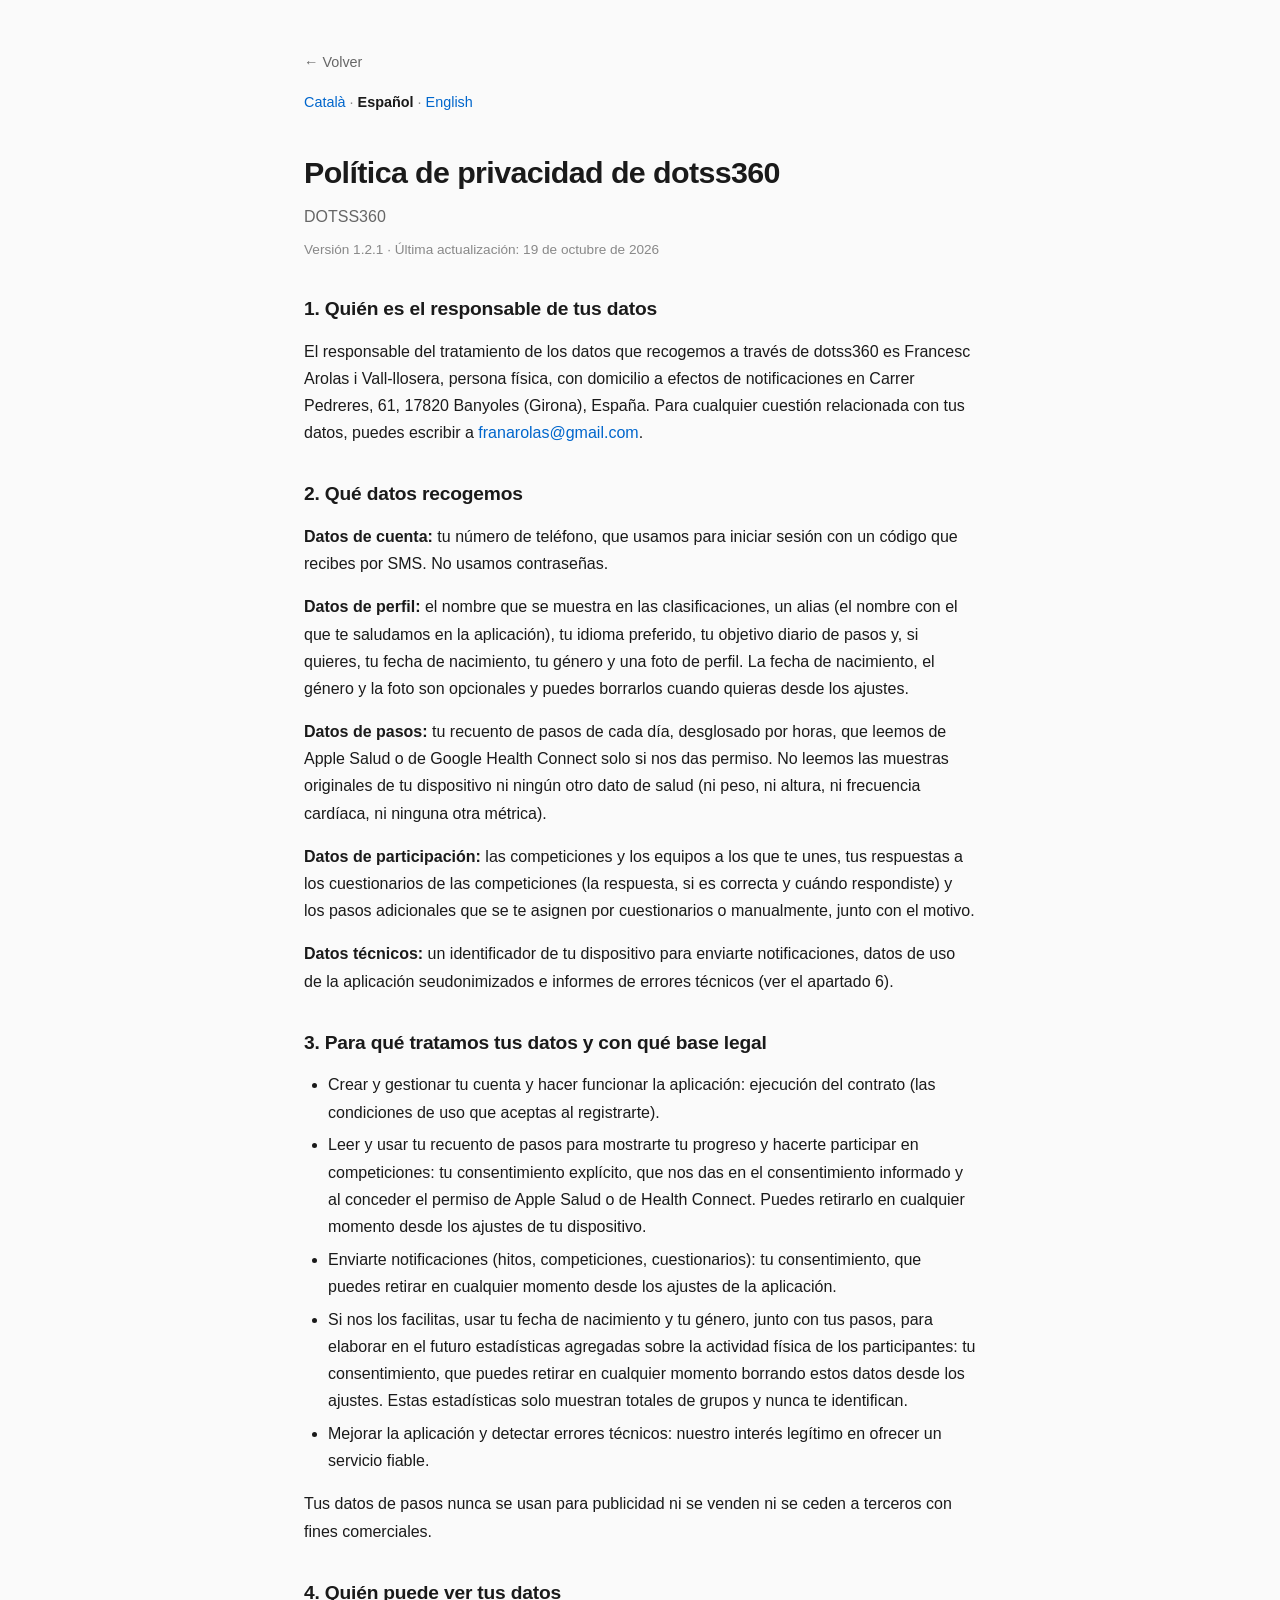
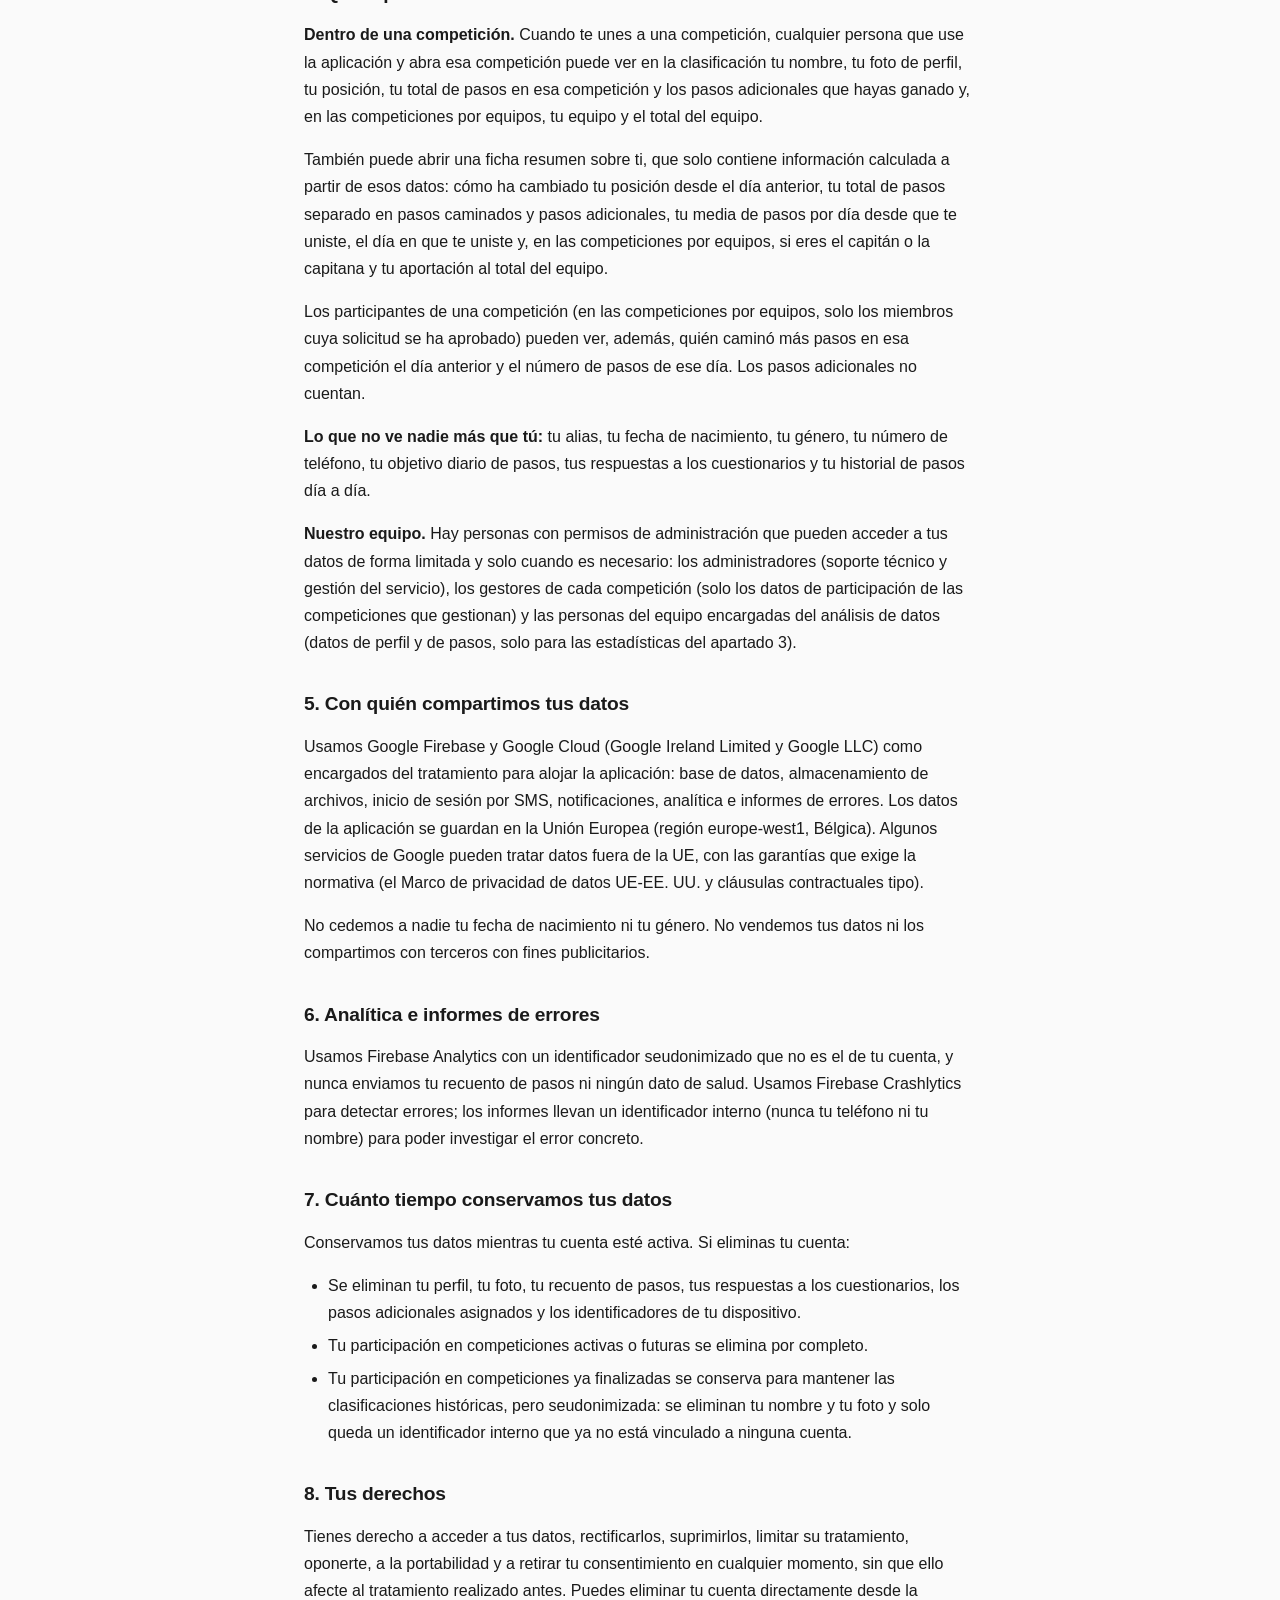
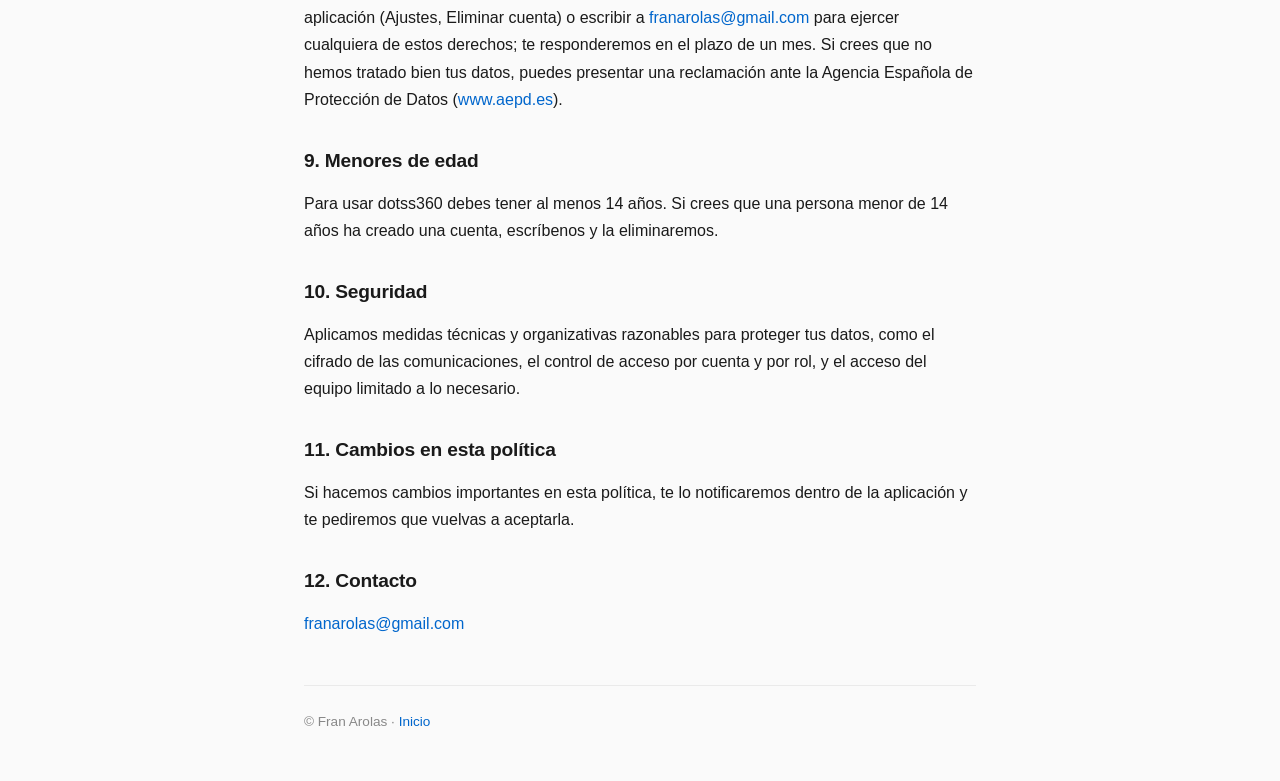
<file: privacy-policy/dotss360-es.html>
<!DOCTYPE html>
<html lang="es">
<head>
  <meta charset="UTF-8">
  <meta name="viewport" content="width=device-width, initial-scale=1.0">
  <title>Política de Privacidad — DOTSS360</title>
  <meta name="description" content="Política de privacidad de la aplicación móvil DOTSS360.">
  <style>
    * { margin: 0; padding: 0; box-sizing: border-box; }
    html { -webkit-font-smoothing: antialiased; -moz-osx-font-smoothing: grayscale; }
    body {
      font-family: -apple-system, BlinkMacSystemFont, 'Segoe UI', Helvetica, Arial, sans-serif;
      background: #fafafa;
      color: #1a1a1a;
      line-height: 1.7;
      padding: 3rem 1.5rem;
      max-width: 720px;
      margin: 0 auto;
    }
    .back { display: inline-block; margin-bottom: 1rem; font-size: 0.9rem; color: #666; text-decoration: none; }
    .back:hover { color: #0066cc; text-decoration: underline; }
    .langs { font-size: 0.9rem; margin-bottom: 2rem; color: #888; }
    .langs a { color: #0066cc; text-decoration: none; }
    .langs a:hover { text-decoration: underline; }
    .langs strong { color: #1a1a1a; }
    h1 { font-size: 1.9rem; font-weight: 700; letter-spacing: -0.02em; margin-bottom: 0.25rem; }
    .subtitle { color: #666; margin-bottom: 0.5rem; }
    .updated { font-size: 0.85rem; color: #888; margin-bottom: 2rem; }
    h2 { font-size: 1.2rem; font-weight: 700; margin-top: 2rem; margin-bottom: 0.75rem; letter-spacing: -0.01em; }
    p { margin-bottom: 1rem; }
    ul { margin: 0.5rem 0 1rem 1.5rem; }
    li { margin-bottom: 0.35rem; }
    a { color: #0066cc; text-decoration: none; }
    a:hover { text-decoration: underline; }
    footer { margin-top: 3rem; padding-top: 1.5rem; border-top: 1px solid #eaeaea; font-size: 0.85rem; color: #888; }
  </style>
</head>
<body>
  <a class="back" href="../index.html">← Volver</a>
  <p class="langs"><a href="dotss360-ca.html">Català</a> · <strong>Español</strong> · <a href="dotss360-en.html">English</a></p>

  <h1>Política de privacidad de dotss360</h1>
  <p class="subtitle">DOTSS360</p>
  <p class="updated">Versión 1.2.1 · Última actualización: 19 de octubre de 2026</p>

  <h2>1. Quién es el responsable de tus datos</h2>
  <p>El responsable del tratamiento de los datos que recogemos a través de dotss360 es Francesc Arolas i Vall-llosera, persona física, con domicilio a efectos de notificaciones en Carrer Pedreres, 61, 17820 Banyoles (Girona), España. Para cualquier cuestión relacionada con tus datos, puedes escribir a <a href="mailto:franarolas@gmail.com">franarolas@gmail.com</a>.</p>

  <h2>2. Qué datos recogemos</h2>
  <p><strong>Datos de cuenta:</strong> tu número de teléfono, que usamos para iniciar sesión con un código que recibes por SMS. No usamos contraseñas.</p>
  <p><strong>Datos de perfil:</strong> el nombre que se muestra en las clasificaciones, un alias (el nombre con el que te saludamos en la aplicación), tu idioma preferido, tu objetivo diario de pasos y, si quieres, tu fecha de nacimiento, tu género y una foto de perfil. La fecha de nacimiento, el género y la foto son opcionales y puedes borrarlos cuando quieras desde los ajustes.</p>
  <p><strong>Datos de pasos:</strong> tu recuento de pasos de cada día, desglosado por horas, que leemos de Apple Salud o de Google Health Connect solo si nos das permiso. No leemos las muestras originales de tu dispositivo ni ningún otro dato de salud (ni peso, ni altura, ni frecuencia cardíaca, ni ninguna otra métrica).</p>
  <p><strong>Datos de participación:</strong> las competiciones y los equipos a los que te unes, tus respuestas a los cuestionarios de las competiciones (la respuesta, si es correcta y cuándo respondiste) y los pasos adicionales que se te asignen por cuestionarios o manualmente, junto con el motivo.</p>
  <p><strong>Datos técnicos:</strong> un identificador de tu dispositivo para enviarte notificaciones, datos de uso de la aplicación seudonimizados e informes de errores técnicos (ver el apartado 6).</p>

  <h2>3. Para qué tratamos tus datos y con qué base legal</h2>
  <ul>
  <li>Crear y gestionar tu cuenta y hacer funcionar la aplicación: ejecución del contrato (las condiciones de uso que aceptas al registrarte).</li>
  <li>Leer y usar tu recuento de pasos para mostrarte tu progreso y hacerte participar en competiciones: tu consentimiento explícito, que nos das en el consentimiento informado y al conceder el permiso de Apple Salud o de Health Connect. Puedes retirarlo en cualquier momento desde los ajustes de tu dispositivo.</li>
  <li>Enviarte notificaciones (hitos, competiciones, cuestionarios): tu consentimiento, que puedes retirar en cualquier momento desde los ajustes de la aplicación.</li>
  <li>Si nos los facilitas, usar tu fecha de nacimiento y tu género, junto con tus pasos, para elaborar en el futuro estadísticas agregadas sobre la actividad física de los participantes: tu consentimiento, que puedes retirar en cualquier momento borrando estos datos desde los ajustes. Estas estadísticas solo muestran totales de grupos y nunca te identifican.</li>
  <li>Mejorar la aplicación y detectar errores técnicos: nuestro interés legítimo en ofrecer un servicio fiable.</li>
  </ul>
  <p>Tus datos de pasos nunca se usan para publicidad ni se venden ni se ceden a terceros con fines comerciales.</p>

  <h2>4. Quién puede ver tus datos</h2>
  <p><strong>Dentro de una competición.</strong> Cuando te unes a una competición, cualquier persona que use la aplicación y abra esa competición puede ver en la clasificación tu nombre, tu foto de perfil, tu posición, tu total de pasos en esa competición y los pasos adicionales que hayas ganado y, en las competiciones por equipos, tu equipo y el total del equipo.</p>
  <p>También puede abrir una ficha resumen sobre ti, que solo contiene información calculada a partir de esos datos: cómo ha cambiado tu posición desde el día anterior, tu total de pasos separado en pasos caminados y pasos adicionales, tu media de pasos por día desde que te uniste, el día en que te uniste y, en las competiciones por equipos, si eres el capitán o la capitana y tu aportación al total del equipo.</p>
  <p>Los participantes de una competición (en las competiciones por equipos, solo los miembros cuya solicitud se ha aprobado) pueden ver, además, quién caminó más pasos en esa competición el día anterior y el número de pasos de ese día. Los pasos adicionales no cuentan.</p>
  <p><strong>Lo que no ve nadie más que tú:</strong> tu alias, tu fecha de nacimiento, tu género, tu número de teléfono, tu objetivo diario de pasos, tus respuestas a los cuestionarios y tu historial de pasos día a día.</p>
  <p><strong>Nuestro equipo.</strong> Hay personas con permisos de administración que pueden acceder a tus datos de forma limitada y solo cuando es necesario: los administradores (soporte técnico y gestión del servicio), los gestores de cada competición (solo los datos de participación de las competiciones que gestionan) y las personas del equipo encargadas del análisis de datos (datos de perfil y de pasos, solo para las estadísticas del apartado 3).</p>

  <h2>5. Con quién compartimos tus datos</h2>
  <p>Usamos Google Firebase y Google Cloud (Google Ireland Limited y Google LLC) como encargados del tratamiento para alojar la aplicación: base de datos, almacenamiento de archivos, inicio de sesión por SMS, notificaciones, analítica e informes de errores. Los datos de la aplicación se guardan en la Unión Europea (región europe-west1, Bélgica). Algunos servicios de Google pueden tratar datos fuera de la UE, con las garantías que exige la normativa (el Marco de privacidad de datos UE-EE. UU. y cláusulas contractuales tipo).</p>
  <p>No cedemos a nadie tu fecha de nacimiento ni tu género. No vendemos tus datos ni los compartimos con terceros con fines publicitarios.</p>

  <h2>6. Analítica e informes de errores</h2>
  <p>Usamos Firebase Analytics con un identificador seudonimizado que no es el de tu cuenta, y nunca enviamos tu recuento de pasos ni ningún dato de salud. Usamos Firebase Crashlytics para detectar errores; los informes llevan un identificador interno (nunca tu teléfono ni tu nombre) para poder investigar el error concreto.</p>

  <h2>7. Cuánto tiempo conservamos tus datos</h2>
  <p>Conservamos tus datos mientras tu cuenta esté activa. Si eliminas tu cuenta:</p>
  <ul>
  <li>Se eliminan tu perfil, tu foto, tu recuento de pasos, tus respuestas a los cuestionarios, los pasos adicionales asignados y los identificadores de tu dispositivo.</li>
  <li>Tu participación en competiciones activas o futuras se elimina por completo.</li>
  <li>Tu participación en competiciones ya finalizadas se conserva para mantener las clasificaciones históricas, pero seudonimizada: se eliminan tu nombre y tu foto y solo queda un identificador interno que ya no está vinculado a ninguna cuenta.</li>
  </ul>

  <h2>8. Tus derechos</h2>
  <p>Tienes derecho a acceder a tus datos, rectificarlos, suprimirlos, limitar su tratamiento, oponerte, a la portabilidad y a retirar tu consentimiento en cualquier momento, sin que ello afecte al tratamiento realizado antes. Puedes eliminar tu cuenta directamente desde la aplicación (Ajustes, Eliminar cuenta) o escribir a <a href="mailto:franarolas@gmail.com">franarolas@gmail.com</a> para ejercer cualquiera de estos derechos; te responderemos en el plazo de un mes. Si crees que no hemos tratado bien tus datos, puedes presentar una reclamación ante la Agencia Española de Protección de Datos (<a href="https://www.aepd.es">www.aepd.es</a>).</p>

  <h2>9. Menores de edad</h2>
  <p>Para usar dotss360 debes tener al menos 14 años. Si crees que una persona menor de 14 años ha creado una cuenta, escríbenos y la eliminaremos.</p>

  <h2>10. Seguridad</h2>
  <p>Aplicamos medidas técnicas y organizativas razonables para proteger tus datos, como el cifrado de las comunicaciones, el control de acceso por cuenta y por rol, y el acceso del equipo limitado a lo necesario.</p>

  <h2>11. Cambios en esta política</h2>
  <p>Si hacemos cambios importantes en esta política, te lo notificaremos dentro de la aplicación y te pediremos que vuelvas a aceptarla.</p>

  <h2>12. Contacto</h2>
  <p><a href="mailto:franarolas@gmail.com">franarolas@gmail.com</a></p>

  <footer>
    © Fran Arolas · <a href="../index.html">Inicio</a>
  </footer>
</body>
</html>
</file>
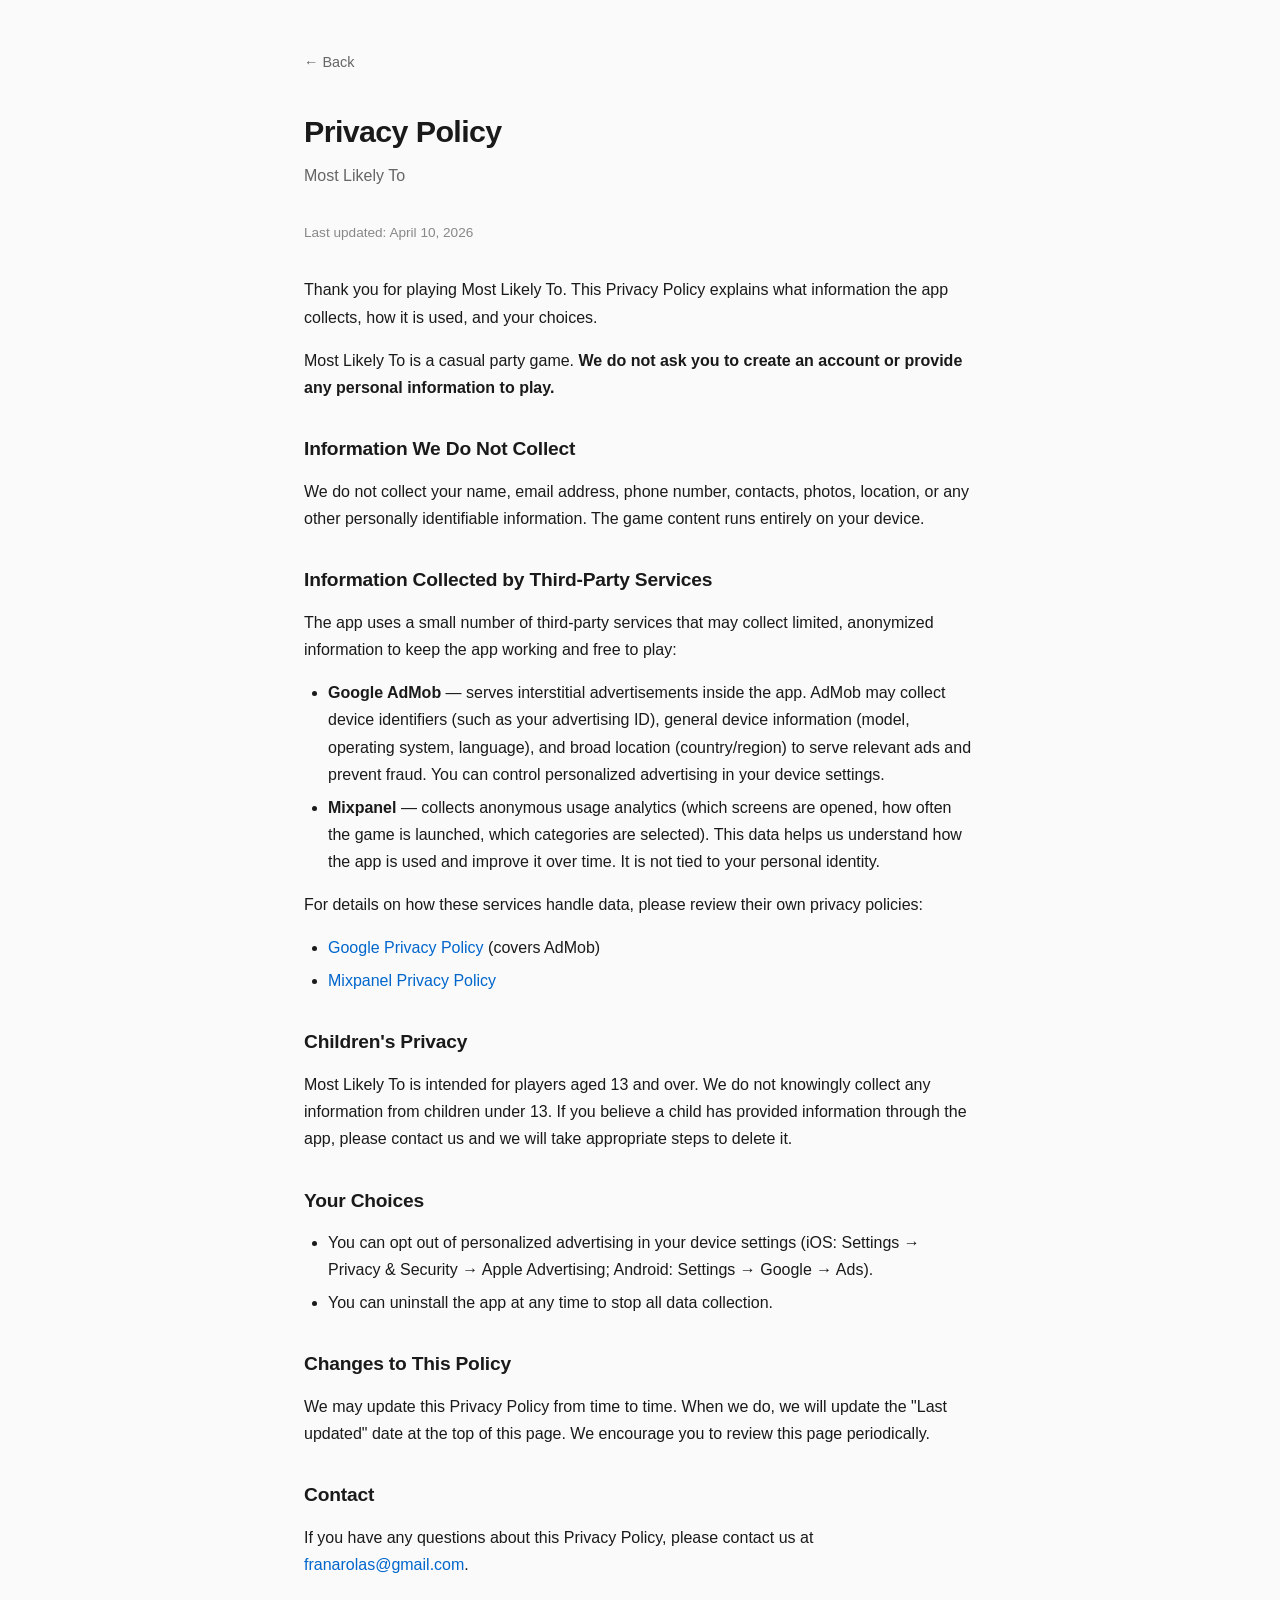
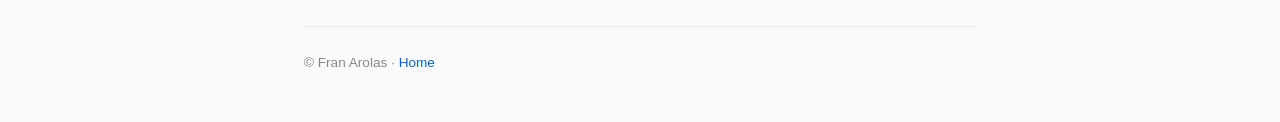
<file: privacy-policy/most-likely-to.html>
<!DOCTYPE html>
<html lang="en">
<head>
  <meta charset="UTF-8">
  <meta name="viewport" content="width=device-width, initial-scale=1.0">
  <title>Privacy Policy — Most Likely To</title>
  <meta name="description" content="Privacy policy for the Most Likely To mobile app.">
  <style>
    * { margin: 0; padding: 0; box-sizing: border-box; }
    html { -webkit-font-smoothing: antialiased; -moz-osx-font-smoothing: grayscale; }
    body {
      font-family: -apple-system, BlinkMacSystemFont, 'Segoe UI', Helvetica, Arial, sans-serif;
      background: #fafafa;
      color: #1a1a1a;
      line-height: 1.7;
      padding: 3rem 1.5rem;
      max-width: 720px;
      margin: 0 auto;
    }
    .back {
      display: inline-block;
      margin-bottom: 2rem;
      font-size: 0.9rem;
      color: #666;
      text-decoration: none;
    }
    .back:hover { color: #0066cc; text-decoration: underline; }
    h1 {
      font-size: 1.9rem;
      font-weight: 700;
      letter-spacing: -0.02em;
      margin-bottom: 0.25rem;
    }
    .subtitle { color: #666; margin-bottom: 2rem; }
    .updated {
      font-size: 0.85rem;
      color: #888;
      margin-bottom: 2rem;
    }
    h2 {
      font-size: 1.2rem;
      font-weight: 700;
      margin-top: 2rem;
      margin-bottom: 0.75rem;
      letter-spacing: -0.01em;
    }
    p { margin-bottom: 1rem; }
    ul { margin: 0.5rem 0 1rem 1.5rem; }
    li { margin-bottom: 0.35rem; }
    a { color: #0066cc; text-decoration: none; }
    a:hover { text-decoration: underline; }
    footer {
      margin-top: 3rem;
      padding-top: 1.5rem;
      border-top: 1px solid #eaeaea;
      font-size: 0.85rem;
      color: #888;
    }
  </style>
</head>
<body>
  <a class="back" href="../index.html">← Back</a>

  <h1>Privacy Policy</h1>
  <p class="subtitle">Most Likely To</p>
  <p class="updated">Last updated: April 10, 2026</p>

  <p>Thank you for playing Most Likely To. This Privacy Policy explains what information the app collects, how it is used, and your choices.</p>
  <p>Most Likely To is a casual party game. <strong>We do not ask you to create an account or provide any personal information to play.</strong></p>

  <h2>Information We Do Not Collect</h2>
  <p>We do not collect your name, email address, phone number, contacts, photos, location, or any other personally identifiable information. The game content runs entirely on your device.</p>

  <h2>Information Collected by Third-Party Services</h2>
  <p>The app uses a small number of third-party services that may collect limited, anonymized information to keep the app working and free to play:</p>
  <ul>
    <li><strong>Google AdMob</strong> — serves interstitial advertisements inside the app. AdMob may collect device identifiers (such as your advertising ID), general device information (model, operating system, language), and broad location (country/region) to serve relevant ads and prevent fraud. You can control personalized advertising in your device settings.</li>
    <li><strong>Mixpanel</strong> — collects anonymous usage analytics (which screens are opened, how often the game is launched, which categories are selected). This data helps us understand how the app is used and improve it over time. It is not tied to your personal identity.</li>
  </ul>
  <p>For details on how these services handle data, please review their own privacy policies:</p>
  <ul>
    <li><a href="https://policies.google.com/privacy" target="_blank" rel="noopener">Google Privacy Policy</a> (covers AdMob)</li>
    <li><a href="https://mixpanel.com/legal/privacy-policy/" target="_blank" rel="noopener">Mixpanel Privacy Policy</a></li>
  </ul>

  <h2>Children's Privacy</h2>
  <p>Most Likely To is intended for players aged 13 and over. We do not knowingly collect any information from children under 13. If you believe a child has provided information through the app, please contact us and we will take appropriate steps to delete it.</p>

  <h2>Your Choices</h2>
  <ul>
    <li>You can opt out of personalized advertising in your device settings (iOS: Settings → Privacy & Security → Apple Advertising; Android: Settings → Google → Ads).</li>
    <li>You can uninstall the app at any time to stop all data collection.</li>
  </ul>

  <h2>Changes to This Policy</h2>
  <p>We may update this Privacy Policy from time to time. When we do, we will update the "Last updated" date at the top of this page. We encourage you to review this page periodically.</p>

  <h2>Contact</h2>
  <p>If you have any questions about this Privacy Policy, please contact us at <a href="mailto:franarolas@gmail.com">franarolas@gmail.com</a>.</p>

  <footer>
    © Fran Arolas · <a href="../index.html">Home</a>
  </footer>
</body>
</html>
</file>
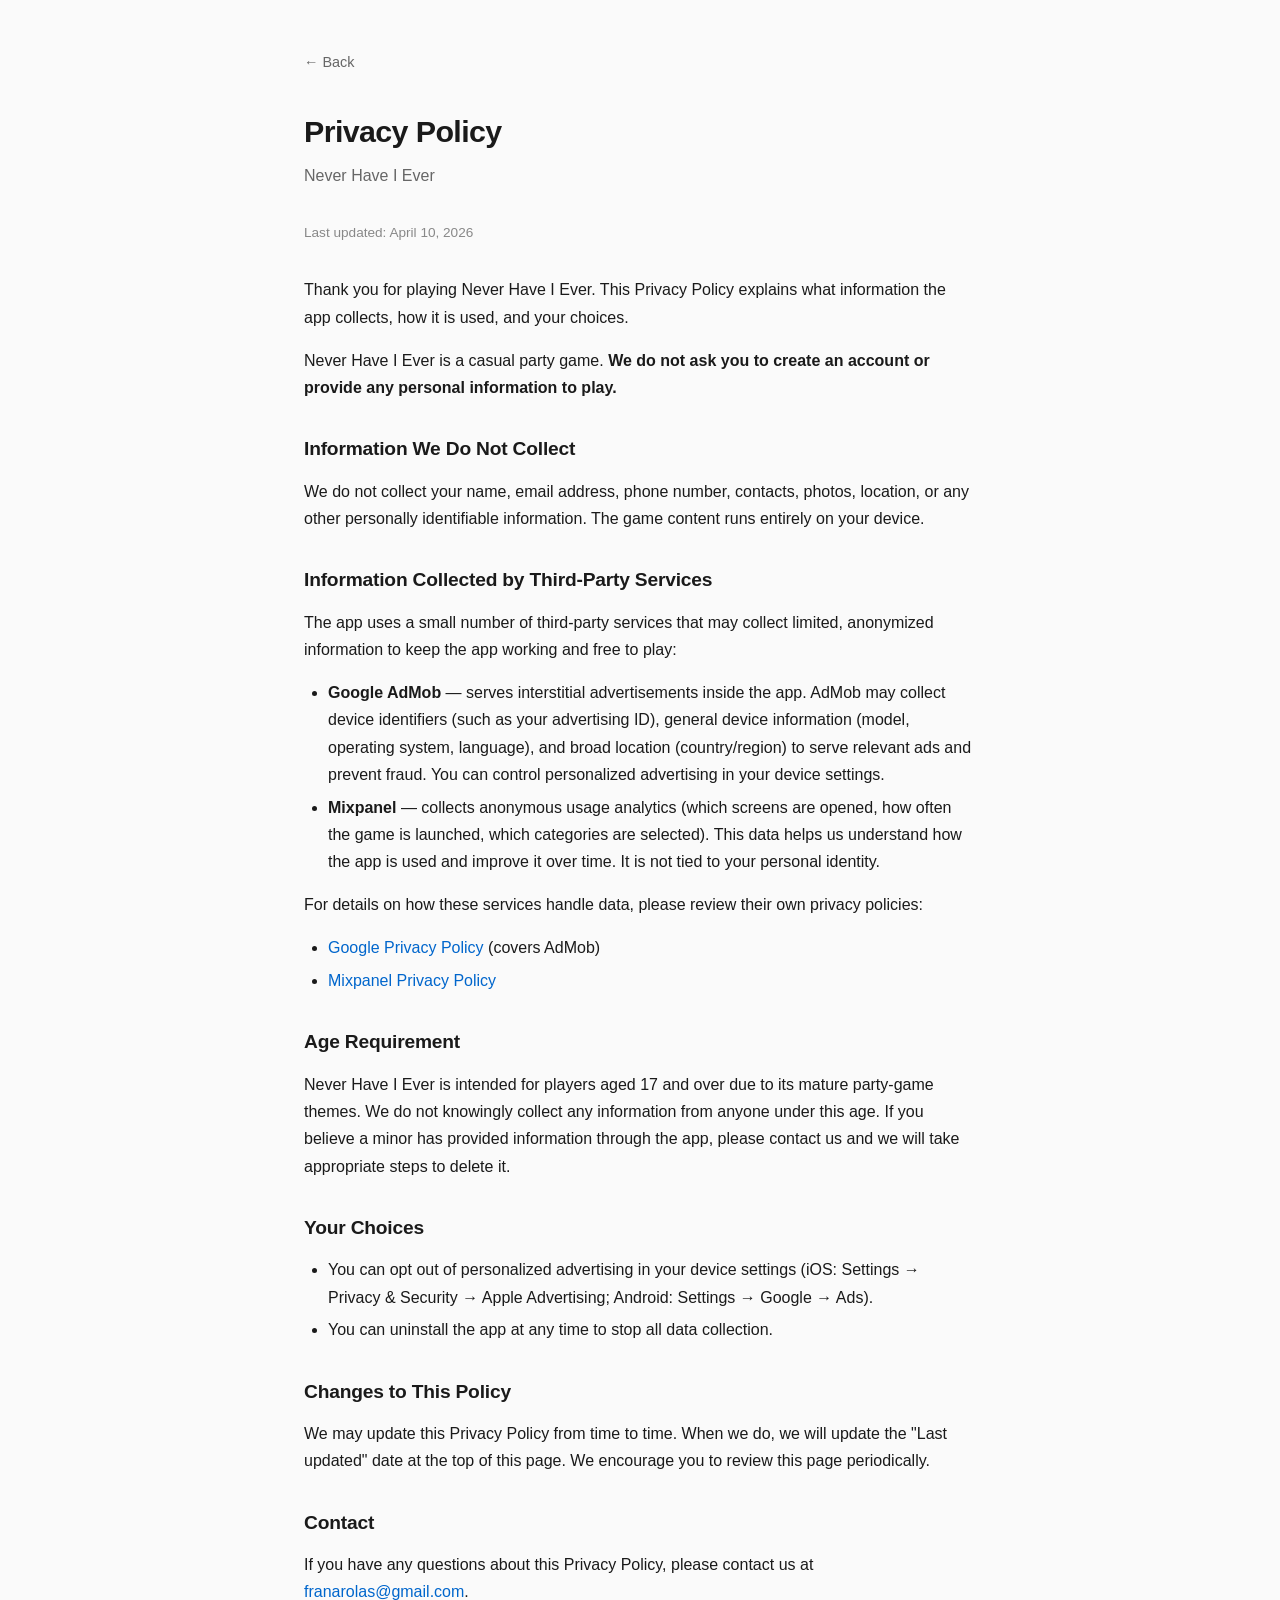
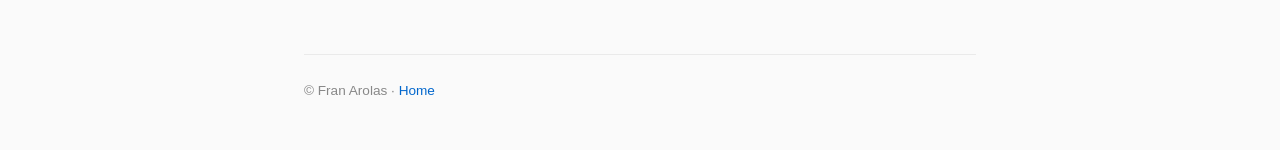
<file: privacy-policy/never-have-i-ever.html>
<!DOCTYPE html>
<html lang="en">
<head>
  <meta charset="UTF-8">
  <meta name="viewport" content="width=device-width, initial-scale=1.0">
  <title>Privacy Policy — Never Have I Ever</title>
  <meta name="description" content="Privacy policy for the Never Have I Ever mobile app.">
  <style>
    * { margin: 0; padding: 0; box-sizing: border-box; }
    html { -webkit-font-smoothing: antialiased; -moz-osx-font-smoothing: grayscale; }
    body {
      font-family: -apple-system, BlinkMacSystemFont, 'Segoe UI', Helvetica, Arial, sans-serif;
      background: #fafafa;
      color: #1a1a1a;
      line-height: 1.7;
      padding: 3rem 1.5rem;
      max-width: 720px;
      margin: 0 auto;
    }
    .back {
      display: inline-block;
      margin-bottom: 2rem;
      font-size: 0.9rem;
      color: #666;
      text-decoration: none;
    }
    .back:hover { color: #0066cc; text-decoration: underline; }
    h1 {
      font-size: 1.9rem;
      font-weight: 700;
      letter-spacing: -0.02em;
      margin-bottom: 0.25rem;
    }
    .subtitle { color: #666; margin-bottom: 2rem; }
    .updated {
      font-size: 0.85rem;
      color: #888;
      margin-bottom: 2rem;
    }
    h2 {
      font-size: 1.2rem;
      font-weight: 700;
      margin-top: 2rem;
      margin-bottom: 0.75rem;
      letter-spacing: -0.01em;
    }
    p { margin-bottom: 1rem; }
    ul { margin: 0.5rem 0 1rem 1.5rem; }
    li { margin-bottom: 0.35rem; }
    a { color: #0066cc; text-decoration: none; }
    a:hover { text-decoration: underline; }
    footer {
      margin-top: 3rem;
      padding-top: 1.5rem;
      border-top: 1px solid #eaeaea;
      font-size: 0.85rem;
      color: #888;
    }
  </style>
</head>
<body>
  <a class="back" href="../index.html">← Back</a>

  <h1>Privacy Policy</h1>
  <p class="subtitle">Never Have I Ever</p>
  <p class="updated">Last updated: April 10, 2026</p>

  <p>Thank you for playing Never Have I Ever. This Privacy Policy explains what information the app collects, how it is used, and your choices.</p>
  <p>Never Have I Ever is a casual party game. <strong>We do not ask you to create an account or provide any personal information to play.</strong></p>

  <h2>Information We Do Not Collect</h2>
  <p>We do not collect your name, email address, phone number, contacts, photos, location, or any other personally identifiable information. The game content runs entirely on your device.</p>

  <h2>Information Collected by Third-Party Services</h2>
  <p>The app uses a small number of third-party services that may collect limited, anonymized information to keep the app working and free to play:</p>
  <ul>
    <li><strong>Google AdMob</strong> — serves interstitial advertisements inside the app. AdMob may collect device identifiers (such as your advertising ID), general device information (model, operating system, language), and broad location (country/region) to serve relevant ads and prevent fraud. You can control personalized advertising in your device settings.</li>
    <li><strong>Mixpanel</strong> — collects anonymous usage analytics (which screens are opened, how often the game is launched, which categories are selected). This data helps us understand how the app is used and improve it over time. It is not tied to your personal identity.</li>
  </ul>
  <p>For details on how these services handle data, please review their own privacy policies:</p>
  <ul>
    <li><a href="https://policies.google.com/privacy" target="_blank" rel="noopener">Google Privacy Policy</a> (covers AdMob)</li>
    <li><a href="https://mixpanel.com/legal/privacy-policy/" target="_blank" rel="noopener">Mixpanel Privacy Policy</a></li>
  </ul>

  <h2>Age Requirement</h2>
  <p>Never Have I Ever is intended for players aged 17 and over due to its mature party-game themes. We do not knowingly collect any information from anyone under this age. If you believe a minor has provided information through the app, please contact us and we will take appropriate steps to delete it.</p>

  <h2>Your Choices</h2>
  <ul>
    <li>You can opt out of personalized advertising in your device settings (iOS: Settings → Privacy & Security → Apple Advertising; Android: Settings → Google → Ads).</li>
    <li>You can uninstall the app at any time to stop all data collection.</li>
  </ul>

  <h2>Changes to This Policy</h2>
  <p>We may update this Privacy Policy from time to time. When we do, we will update the "Last updated" date at the top of this page. We encourage you to review this page periodically.</p>

  <h2>Contact</h2>
  <p>If you have any questions about this Privacy Policy, please contact us at <a href="mailto:franarolas@gmail.com">franarolas@gmail.com</a>.</p>

  <footer>
    © Fran Arolas · <a href="../index.html">Home</a>
  </footer>
</body>
</html>
</file>
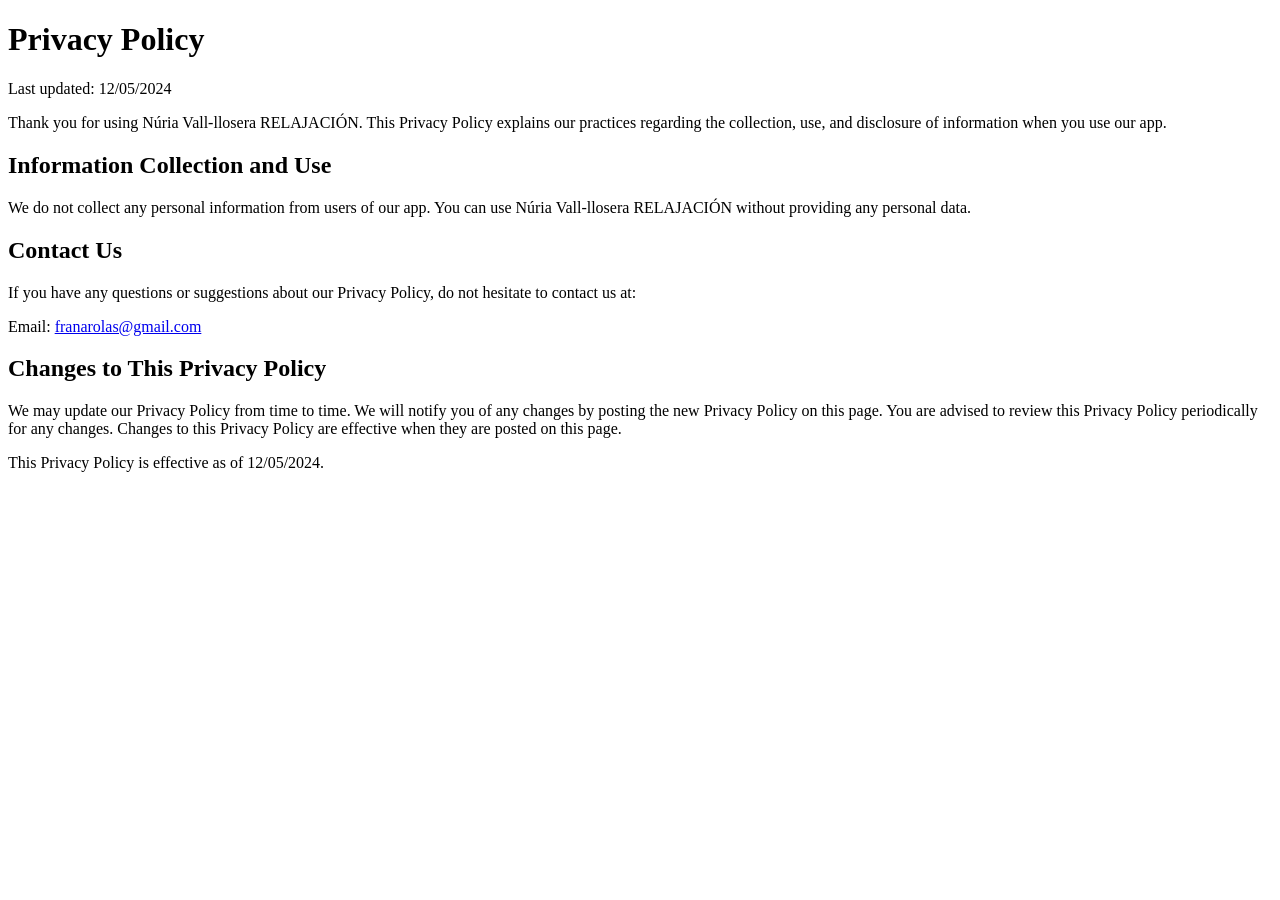
<file: privacy-policy/nuria-vallllosera-relajacion.html>
<!DOCTYPE html>
<html lang="en">
<head>
    <meta charset="UTF-8">
    <meta name="viewport" content="width=device-width, initial-scale=1.0">
    <title>Privacy Policy - Núria Vall-llosera RELAJACIÓN</title>
</head>
<body>
    <h1>Privacy Policy</h1>
    <p>Last updated: 12/05/2024</p>

    <p>Thank you for using Núria Vall-llosera RELAJACIÓN. This Privacy Policy explains our practices regarding the collection, use, and disclosure of information when you use our app.</p>

    <h2>Information Collection and Use</h2>
    <p>We do not collect any personal information from users of our app. You can use Núria Vall-llosera RELAJACIÓN without providing any personal data.</p>

    <h2>Contact Us</h2>
    <p>If you have any questions or suggestions about our Privacy Policy, do not hesitate to contact us at:</p>
    <p>Email: <a href="mailto:franarolas@gmail.com">franarolas@gmail.com</a></p>

    <h2>Changes to This Privacy Policy</h2>
    <p>We may update our Privacy Policy from time to time. We will notify you of any changes by posting the new Privacy Policy on this page. You are advised to review this Privacy Policy periodically for any changes. Changes to this Privacy Policy are effective when they are posted on this page.</p>

    <p>This Privacy Policy is effective as of 12/05/2024.</p>
</body>
</html>
</file>
